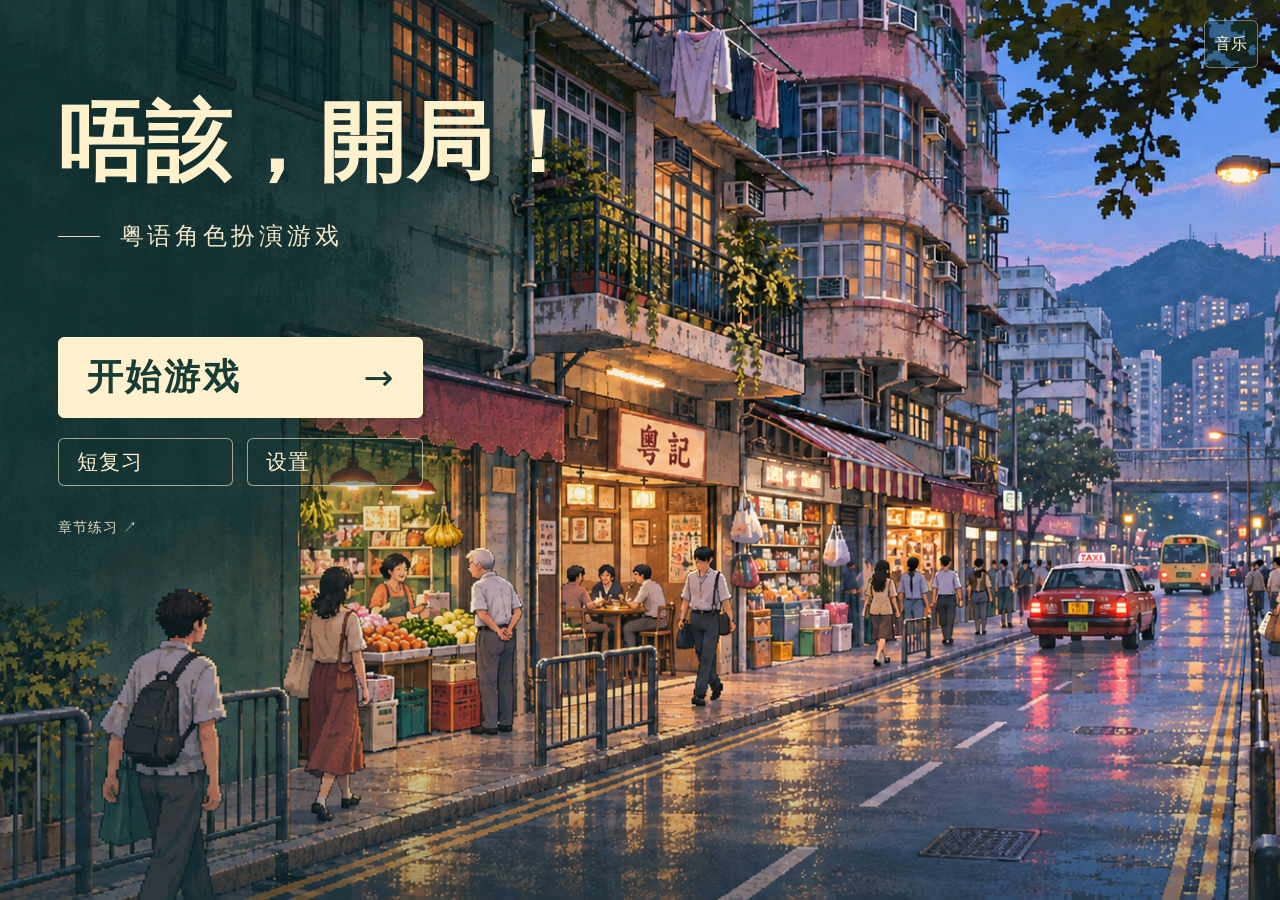
<file: demo1/index.html>
<!doctype html>
<html lang="zh-Hans" data-voice-api="https://yue-kei-voice-whmzrtlgod.cn-hangzhou.fcapp.run"><head><meta charset="utf-8"><meta name="viewport" content="width=device-width,initial-scale=1,viewport-fit=cover"><meta name="theme-color" content="#183e34"><title>唔該，開局！ · 粤语语音角色扮演游戏</title><link rel="icon" href="data:,"><link rel="stylesheet" href="style.css"><link rel="stylesheet" href="voice.css"><link rel="stylesheet" href="landing.css"><link rel="stylesheet" href="immersive-hud.css"></head>
<body>
<main>
 <section id="game" class="game" aria-label="茶餐廳互動場景">
  <canvas id="scene" width="1008" height="567" role="img" aria-label="粵記茶餐廳像素場景"></canvas>
  <div class="scene-shade"></div>
  <div class="scene-top"><span id="location" tabindex="-1">街邊 · 粵記門外</span><span id="stage">01 / 抵達</span></div>
  <div id="shop-sign">粵記茶餐廳<small>YUE KEI TEA RESTAURANT</small></div>
  <div id="welcome" class="landing-stage">
   <div class="landing-scene" role="img" aria-label="傍晚的香港街道，沿街店铺、行人与暖灯，粤记茶餐厅是其中一间店"></div>
   <div class="landing-shade" aria-hidden="true"></div>
   <div class="landing-content">
    <header class="landing-heading">
     <h1 lang="yue">唔該，開局！</h1>
     <p class="landing-kicker">粤语角色扮演游戏</p>
    </header>
    <nav class="title-options landing-actions" aria-label="游戏入口">
     <button class="primary landing-button landing-button-primary" type="button" data-action="ENTER"><span>开始游戏</span><span class="landing-button-arrow" aria-hidden="true">→</span></button>
     <div class="landing-secondary-actions">
      <button class="landing-button landing-button-secondary" type="button" data-open-review aria-haspopup="dialog">短复习</button>
      <button class="landing-button landing-button-secondary" type="button" data-dialog="settings" aria-haspopup="dialog">设置</button>
     </div>
     <button class="landing-button landing-chapters" type="button" data-dialog="chapters" aria-haspopup="dialog">章节练习 <span aria-hidden="true">↗</span></button>
    </nav>
   </div>
   <small>点击麦克风说话 · 停止录音后自动发送 · 按 H 打开帮助</small>
  </div>
  <details id="sound-controls"><summary>配樂</summary><div class="sound-control-panel"><button type="button" id="music-toggle">背景音樂：開</button><label for="music-volume">音樂音量</label><input type="range" id="music-volume" min="0" max="1" step="0.01" value="0.5"></div></details>
  <button id="pause" data-dialog="settings" aria-label="開啟設定">☰</button>
  <div id="hotspots" aria-label="場景內互動"></div>
  <section id="learning-guide" class="learning-guide" data-learning-guide aria-label="阶段练习" hidden><span class="learning-guide-kicker">本阶段目标</span><strong data-learning-goal></strong><div class="learning-hint-actions" aria-label="分级提示"><button type="button" data-guide-hint="goal" aria-pressed="false">普通话目标</button><button type="button" data-guide-hint="frame" aria-pressed="false">句框</button><button type="button" data-guide-hint="full" aria-pressed="false">完整句</button></div><p class="learning-frame" data-learning-frame hidden></p><div class="learning-example"><p class="learning-cantonese">可以说：<span data-learning-example></span></p><p class="learning-jyutping">粤拼：<span data-learning-jyutping></span></p><p class="learning-translation" data-learning-translation></p><p class="learning-parts">分句：<span data-learning-parts></span></p><details class="learning-word-details"><summary>拆开学</summary><div class="learning-words" data-learning-words></div></details></div><div class="practice-controls" data-practice-controls hidden aria-label="示范音和跟读"><button type="button" data-practice-action="normal">试听</button><button type="button" data-practice-action="slow">慢速试听</button><button type="button" data-practice-action="follow">跟读</button><button type="button" data-practice-action="next" hidden>下一句</button><button type="button" data-practice-action="whole" hidden>整句</button><button type="button" data-practice-action="npc-slow">阿明慢速</button><button type="button" data-practice-action="stop" hidden>停止</button></div><details class="jyutping-intro"><summary>粤拼入门 · 字母与 1–6 声调</summary><p>粤拼用字母写出粤语读音，音节末尾的 1–6 标示六个声调；例如 jat1 的 1 是第 1 声，wai2 的 2 是第 2 声。字母不按英语读，有语音时可配合上方「试听」和「慢速试听」模仿。</p><p><b>唔該 m4 goi1</b>：请人帮忙、点餐或礼貌引起注意时用，也可回应日常小帮助；<b>多謝 do1 ze6</b>：收到礼物或表达较重谢意时常用。本局点单说「唔該」，结账道别说「多謝晒」。</p><p><b>畀 bei2</b>：给；<b>凍 dung3</b>：冰的，用于饮品温度。</p></details><p class="practice-progress" data-practice-progress role="status"></p><p class="practice-status" data-practice-status role="status" hidden></p><div class="learning-help-actions" aria-label="随时求助"><button type="button" data-guide-help="meaning">这句什么意思</button><button type="button" data-guide-help="answer">教我怎么答</button><button type="button" data-guide-help="slower">请说慢一点</button></div><p class="learning-help-result" data-learning-result role="status" hidden></p></section>
  <div id="panel" class="paper" hidden tabindex="-1" aria-label="餐牌與訂單"></div>
  <div id="ending" hidden><span class="eyebrow">多謝惠顧 · 下次再嚟</span><h2>多謝，慢行。</h2><p id="summary"></p><section id="round-review" class="round-review" aria-label="本局练习回顾"></section><div class="ending-actions"><button type="button" data-open-review aria-haspopup="dialog">练两句</button><button class="primary" data-action="RESTART">结束并回首页</button></div></div>
  <div id="table-labels" aria-live="off"></div>
  <div class="scene-bottom"><span id="scene-hint">一段屬於你的香港日常</span><nav id="cameras" aria-label="切換視角" hidden><button data-camera="room">抬頭 · 店內</button><button data-camera="table">低頭 · 桌面</button><button data-camera="menu">餐牌與訂單</button></nav></div>
 <section class="conversation" aria-label="對話與操作"><div class="speaker"><span class="speaker-mark">記</span><span id="speaker"><span id="speaker-name">街角旁白</span><small>YUE KEI STORIES</small></span></div><div class="dialogue" aria-live="polite"><p id="dialogue">午後三點，茶香啱啱好。</p><p id="jyutping">ng5 hau6 saam1 dim2, caa4 hoeng1 ngaam1 ngaam1 hou2.</p><p id="meaning" hidden>下午三點，茶香正好。</p><p id="notice" role="status"></p><p id="explore-note" role="status" hidden></p></div><div id="actions" class="actions"></div><details id="voice-dock" open><summary>同阿明講粵語</summary><div id="voice-host"></div></details></section>
 </section>
 <p id="asset-status" class="asset-status" role="status" hidden>部分場景素材未能載入，仍然可以繼續練習。重新整理可再試一次。</p>
</main>
<dialog id="settings" aria-labelledby="settings-title"><h2 id="settings-title">歇一歇 · 設定</h2><div class="settings"><button id="translation" aria-pressed="true">普通话字幕</button><button type="button" data-learning-settings>學習模式：<span data-learning-mode-label>首次選擇</span></button><button id="pronunciation" hidden aria-pressed="false">顯示粵拼</button><button id="ambience" aria-pressed="true">背景音效：開</button><button type="button" data-open-review aria-haspopup="dialog">回顧與短複習</button><button id="clear-review" type="button">清除學習記錄</button><button id="restart">返回準備畫面</button></div><div class="clear-review-wrap"><small id="clear-review-status" class="clear-review-status" role="status"></small></div><label class="scene-weather-label" for="scene-weather">場景天氣</label><select id="scene-weather"><option value="afternoon">午後</option><option value="dusk" selected>黃昏</option><option value="rain">雨夜</option></select><section id="music-settings" aria-label="香港老歌"></section><p>可以用情境选项、录音或打字和阿明交流。正常停止录音后会自动发送。</p><p>Tab 選擇 · Enter 確認 · Esc 合上餐牌／設定</p><small>对话录音会提交至阿里云识别。短复习评分仅在评测服务可用时提供。结账为游戏模拟。</small><button data-dismiss>返回</button></dialog>
<dialog id="review-dialog" aria-labelledby="review-title" aria-describedby="review-context"><h2 id="review-title">两句短复习</h2><p id="review-context"></p><p id="review-challenge-progress" class="review-challenge-progress" role="status"></p><div id="review-challenge-list" class="review-challenge-list"></div><p class="practice-status" data-practice-status role="status" hidden></p><small>粤拼用于核对参考读法。评测只用于本次练习。</small><div class="review-dialog-actions"><button type="button" class="primary" data-dismiss>回到游戏</button></div></dialog>
<dialog id="learning-mode" aria-labelledby="learning-mode-title" aria-describedby="learning-mode-description"><h2 id="learning-mode-title">先选一个练习模式</h2><p id="learning-mode-description">之后可以在设置里随时切换。</p><div class="learning-mode-options"><button type="button" class="primary" data-learning-mode="beginner" aria-pressed="false">零基础<small>默认显示普通话字幕，需要时再打开表达提示。</small></button><button type="button" data-learning-mode="experienced" aria-pressed="false">已有基础<small>先试着回答，需要时可以查看示范。</small></button></div><button type="button" data-learning-cancel>返回</button></dialog>
<dialog id="chapters" aria-labelledby="chapters-title"><h2 id="chapters-title">揀一段日常</h2><button data-chapter="full">完整體驗 · 由門外開始</button><button data-chapter="order">點餐與改單 · 已入座，空白訂單</button><button data-chapter="service">用餐與服務 · 預設菠蘿油、凍檸茶</button><button data-chapter="bill">埋單離店 · 預設 HK$40 虛擬帳單</button><button data-dismiss>返回</button></dialog><script type="module" src="app.js"></script></body></html>
</file>
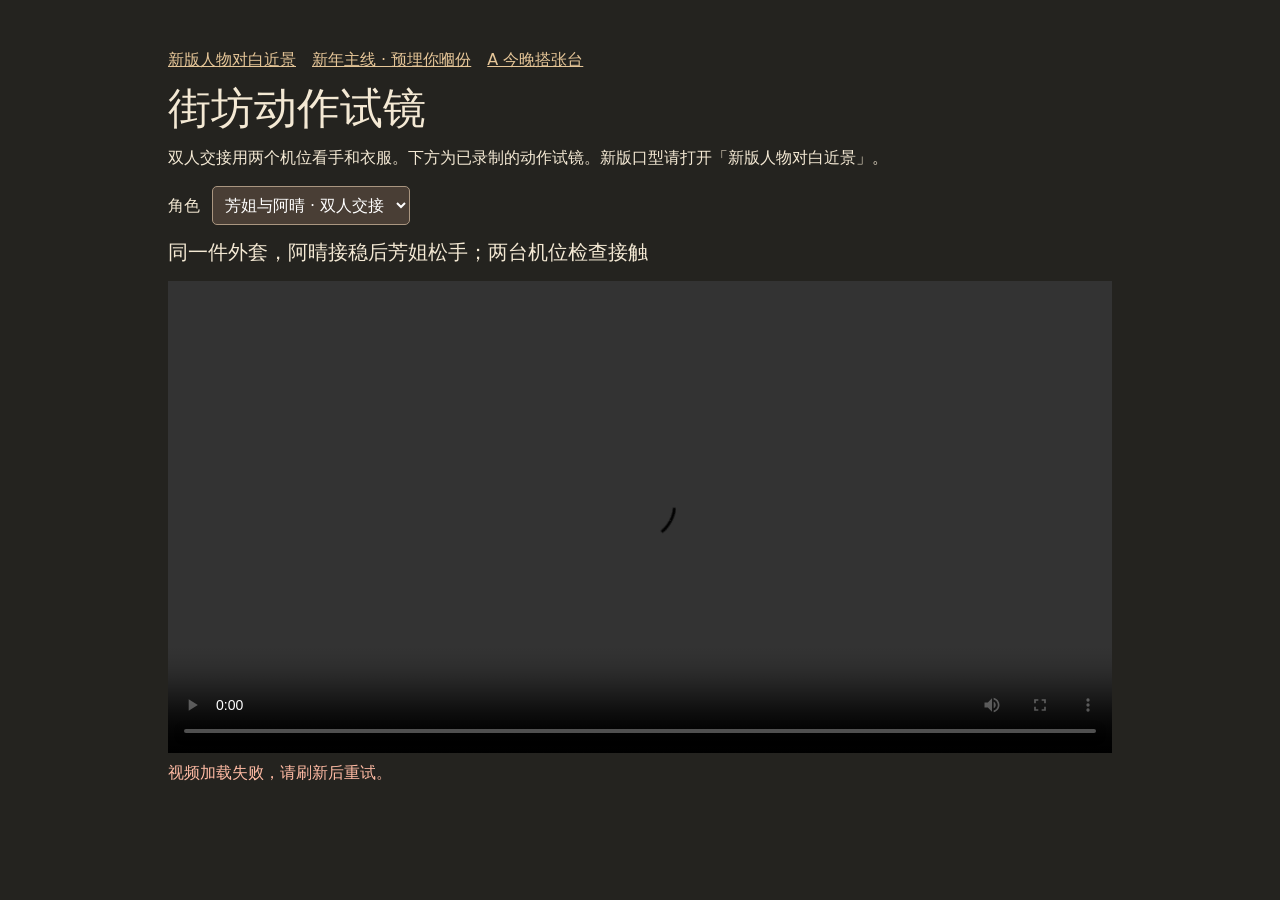
<file: cast-review.html>
<!doctype html><html lang="zh-Hans"><head><link rel="icon" href="data:,"><meta charset="utf-8"><meta name="viewport" content="width=device-width,initial-scale=1"><title>街坊动作试镜</title><style>
*{box-sizing:border-box}body{margin:0;background:#24231f;color:#f4e9d4;font:16px/1.5 system-ui,"Microsoft YaHei",sans-serif}main{max-width:1040px;padding:clamp(16px,4vw,48px);margin:auto}h1{font:500 clamp(28px,4vw,43px) KaiTi,serif;margin:8px 0}nav{display:flex;gap:16px;flex-wrap:wrap}a{color:#e6c698}select,button{font:inherit;padding:8px;background:#493e35;color:white;border:1px solid #aa9680;border-radius:5px}label{display:inline-flex;align-items:center;gap:12px}video{display:block;width:100%;background:#161612;margin:14px 0 8px;aspect-ratio:2}p{margin:7px 0 16px}#take{font-size:20px;margin:12px 0}#failure{color:#ffbba4}
</style></head><body><main><nav><a href="./face-review.html">新版人物对白近景</a><a href="./story-preview.html?story=reunion">新年主线 · 预埋你嗰份</a><a href="./story-preview.html?story=table">A 今晚搭张台</a></nav><h1>街坊动作试镜</h1><p>双人交接用两个机位看手和衣服。下方为已录制的动作试镜。新版口型请打开「新版人物对白近景」。</p><label>角色 <select></select></label><div id="take"></div><video controls playsinline preload="auto"></video><span id="failure" role="status"></span></main><script type="module">
import {rehearsalCast} from './rehearsal-cast.js';
const menu=document.querySelector('select'),video=document.querySelector('video');
for(const [id,[name]] of Object.entries(rehearsalCast))menu.add(new Option(name,id));
function show(){const id=menu.value;video.src='assets/rehearsal-'+id+'.mp4';document.querySelector('#failure').textContent='';document.querySelector('#take').textContent=rehearsalCast[id][1];history.replaceState(null,'','#'+id);}
video.onerror=()=>document.querySelector('#failure').textContent='视频加载失败，请刷新后重试。';
if(Object.hasOwn(rehearsalCast,location.hash.slice(1)))menu.value=location.hash.slice(1);
menu.onchange=()=>{show();video.play().catch(()=>{});};show();
</script></body></html>
</file>
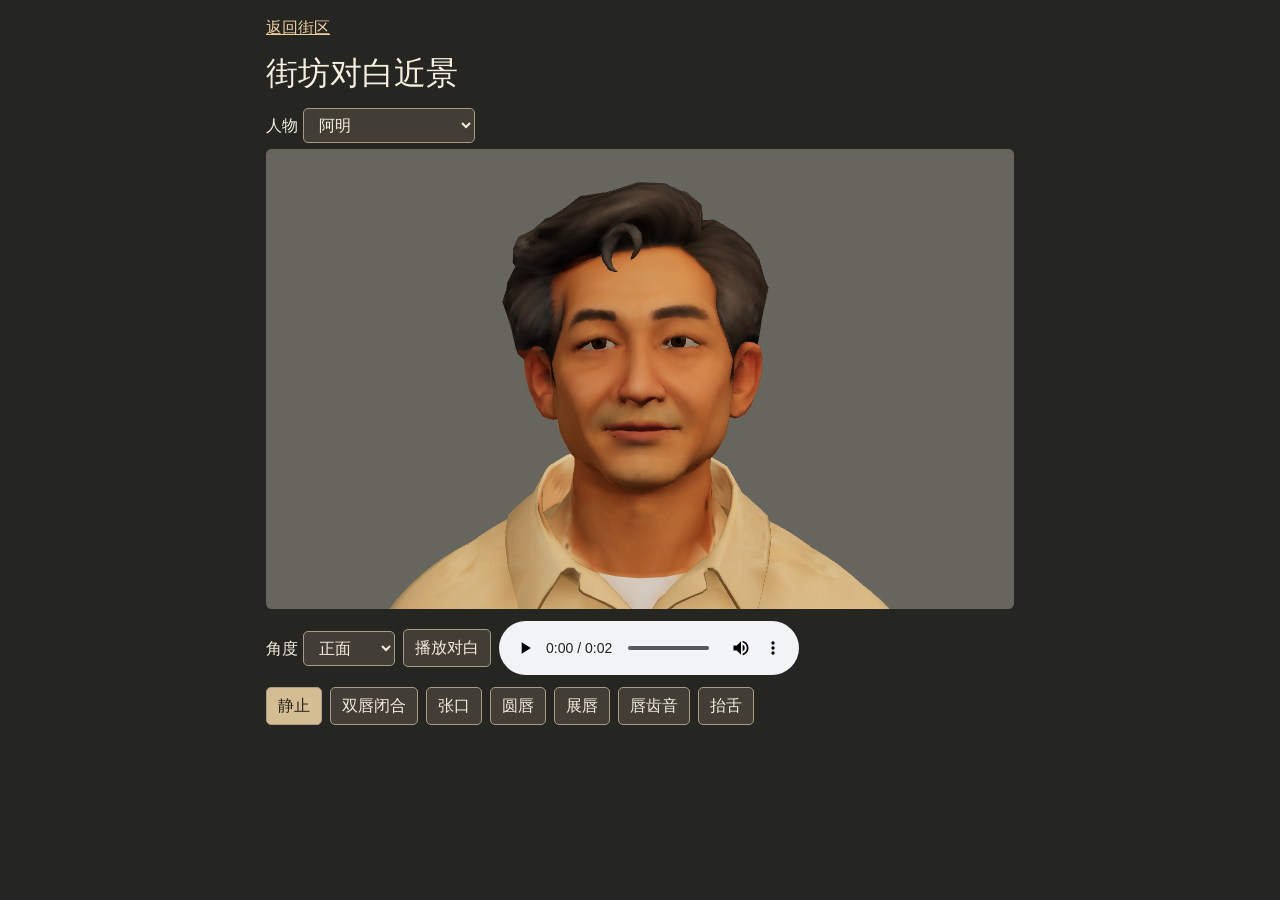
<file: face-review.html>
<!doctype html><html lang="zh-Hans"><head><meta charset="utf-8"><meta name="viewport" content="width=device-width,initial-scale=1"><title>街坊对白近景</title><link rel="icon" href="data:,"><script type="importmap">{"imports":{"three":"./assets/street/three/build/three.module.min.js","three/addons/":"./assets/street/three/examples/jsm/"}}</script><style>
*{box-sizing:border-box}body{margin:0;background:#252622;color:#f5efdf;font:16px/1.5 system-ui,sans-serif}main{max-width:780px;margin:auto;padding:16px}a{color:#edce9e}h1{font:normal 32px KaiTi,serif;margin:12px 0}canvas{display:block;width:100%;height:min(52vh,460px);background:#646358;border-radius:6px}section{display:flex;flex-wrap:wrap;align-items:center;gap:8px;margin:12px 0}button,select{font:inherit;color:inherit;background:#423e36;border:1px solid #a79b83;border-radius:5px;padding:6px 11px}button[aria-pressed=true]{background:#d4bd93;color:#29241d}audio{max-width:100%}p{margin:6px 0}
</style></head><body><main><a href="./?street=3d">返回街区</a><h1>街坊对白近景</h1><label>人物 <select id="actor"></select></label><p role="status" id="status"></p><canvas aria-label="人物面部实时近景"></canvas><section><label>角度 <select id="angle"><option value="0">正面</option><option value=".65">右前方</option><option value="-.65">左前方</option><option value="1.32">侧面</option></select></label><button id="play">播放对白</button><audio controls preload="none"></audio></section><section id="poses" aria-label="逐个查看口型"></section></main><script type="module" src="face-review.js"></script></body></html>
</file>
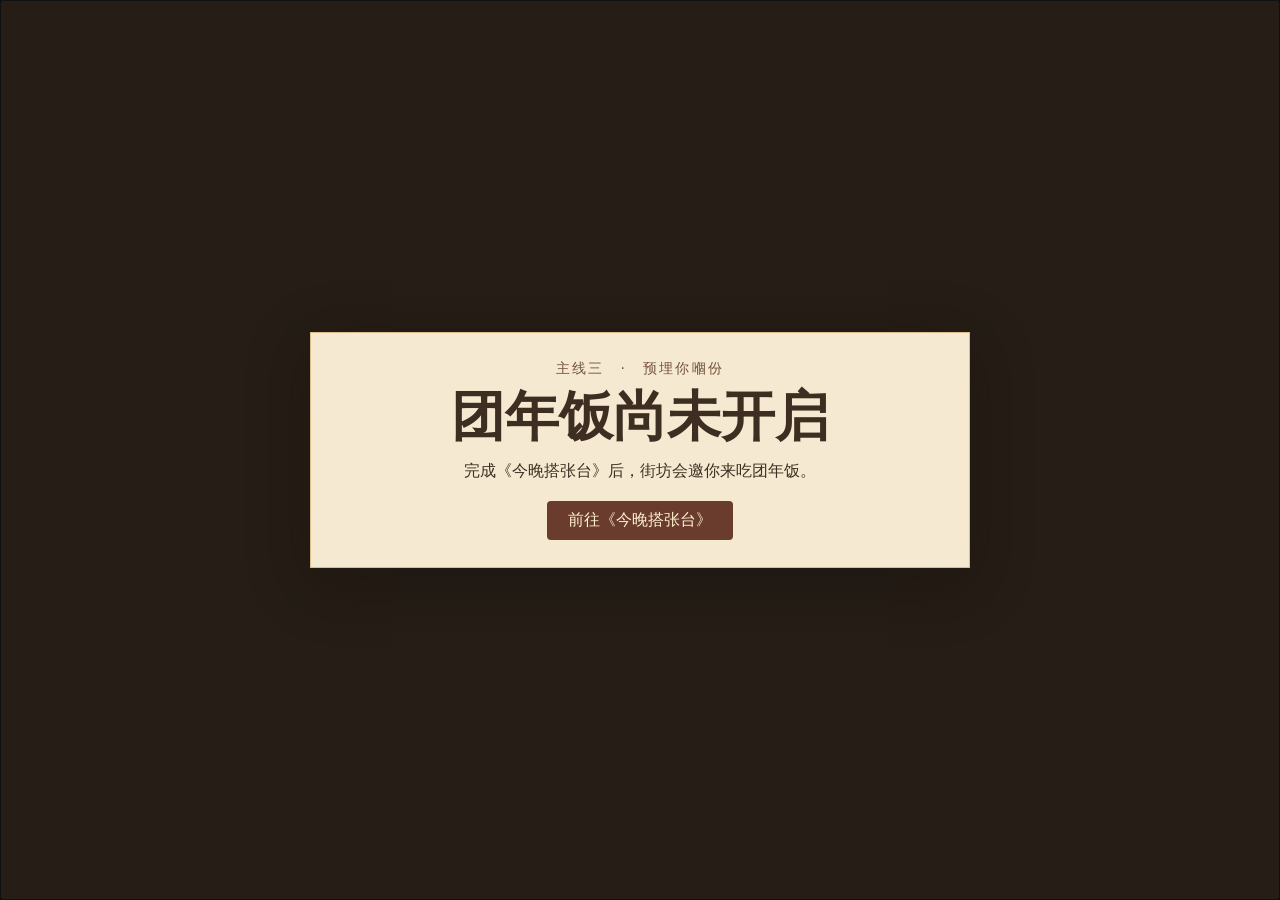
<file: story-preview.html>
<!doctype html><html lang="zh-Hans" data-voice-api="https://yue-kei-voice-whmzrtlgod.cn-hangzhou.fcapp.run"><head><link rel="icon" href="data:,"><meta charset="utf-8"><meta name="viewport" content="width=device-width,initial-scale=1,viewport-fit=cover"><meta name="theme-color" content="#30251f"><title>街坊故事 · 唔該，開局！</title><link rel="stylesheet" href="story-preview.css"><script type="importmap">{"imports":{"three":"./assets/street/three/build/three.module.min.js","three/addons/":"./assets/street/three/examples/jsm/"}}</script></head><body>
<main><canvas id="stage" aria-label="街坊故事三维场景"></canvas>
<header><div><span id="place"></span><h1></h1></div><nav><a href="./">回街区封面</a></nav></header>
<div id="loading" role="status">正在打开街区…</div>
<section id="photo-view" aria-label="待选的街坊合照" hidden></section>
<section id="dialogue" hidden><span id="speaker"></span><p id="line" lang="yue"></p><p id="meaning"></p><div id="song-panel" hidden>
 <div class="song-heading"><strong id="board-cue" role="status"></strong><span id="board-feedback" role="status"></span></div>
 <div class="song-track" role="progressbar" aria-label="南音唱段进度" aria-valuemin="0" aria-valuemax="100" aria-valuenow="0">
  <i class="song-fill"></i><span class="song-marks" aria-hidden="true"></span><i class="song-head" aria-hidden="true"></i>
 </div>
 <small>白线碰到金色板位时，敲一下。</small>
 <audio id="master-recording" preload="none"></audio>
</div><div id="choices"></div><small id="status" role="status"></small></section>
<section id="chapter-result" hidden aria-labelledby="result-title" tabindex="-1">
<div class="result-card"><img id="result-photo" alt="你和街坊选定的团年合照" hidden><div class="result-copy">
<p id="result-place"></p><h2 id="result-title"></h2><p id="result-description"></p><a id="result-action"></a>
</div></div></section>
</main><script type="module" src="story-preview.js"></script></body></html>
</file>
<file: demo1/style.css>
@charset "UTF-8";
:root{--cream:#f3ebd8;--ink:#233e34;--green:#224d40;--gold:#e9bd72;--red:#9b4935;--muted:#777666}*{box-sizing:border-box}body{margin:0;background:var(--cream);color:var(--ink);font-family:"Microsoft JhengHei","PingFang TC",sans-serif}button,input,select{font:inherit}button{cursor:pointer;border:1px solid #adaf94;background:transparent;color:inherit;padding:10px 15px;min-height:42px;transition:background .15s,transform .15s}button:hover{background:#ddd8bf}button:active{transform:translateY(1px)}button:disabled{opacity:.46;cursor:not-allowed}button:focus-visible,a:focus-visible,select:focus-visible,input:focus-visible{outline:3px solid #b45a32;outline-offset:3px}[hidden]{display:none!important}.masthead{max-width:1536px;margin:auto;display:flex;align-items:center;justify-content:space-between;padding:22px 40px;border-bottom:1px solid #c4c1ab;gap:24px}.brand{color:inherit;text-decoration:none;display:flex;align-items:center;gap:13px;font-size:24px;font-weight:700;letter-spacing:3px}.brand small{display:block;font-size:9px;letter-spacing:2px;margin-top:6px}.seal{background:var(--green);color:var(--cream);font-family:serif;font-size:33px;padding:5px 12px;border:3px double var(--cream);outline:1px solid var(--green)}.edition{font-family:serif;letter-spacing:4px;text-align:center;font-size:19px}.edition span{display:block;font-family:sans-serif;font-size:10px;letter-spacing:2px;margin-top:7px}.settings{display:flex;gap:8px}.settings button{font-size:11px;padding:8px 10px;border-color:#cbc5ae}.settings [aria-pressed=true]{background:var(--green);color:var(--cream)}main{max-width:1536px;margin:auto;padding:0 40px}.chapter{display:flex;justify-content:space-between;padding:18px 0;font-size:11px;letter-spacing:2px;color:#6c7263}.chapter i{display:inline-block;width:6px;height:6px;background:var(--red);margin-right:8px}.game{position:relative;isolation:isolate;background:#183e34;aspect-ratio:16/9;max-height:74vh;min-height:440px;overflow:hidden;box-shadow:0 3px 0 #b1a482}#scene{position:absolute;width:100%;height:100%;object-fit:cover;image-rendering:auto}.scene-shade{position:absolute;inset:0;pointer-events:none;background:linear-gradient(#172f2c55,transparent 23%,transparent 65%,#142a27aa)}.scene-top,.scene-bottom{position:absolute;left:26px;right:26px;display:flex;align-items:center;justify-content:space-between;color:#fff2d4;font-size:11px;letter-spacing:1.5px;z-index:3}.scene-top{top:20px}.scene-top span{background:#19392ddc;padding:8px 12px;border:1px solid #e1cc8a55}.scene-bottom{bottom:18px;gap:12px}#scene-hint{background:#18372bdc;padding:8px 12px;font-size:10px}#cameras{display:flex;gap:4px;background:#19392de8;padding:3px}#cameras button{border:0;color:#f4ead3;font-size:11px;padding:8px 14px;min-height:38px}#cameras button:hover,#cameras button[aria-pressed=true]{background:#e8d5a7;color:#223f34}#shop-sign{position:absolute;left:14%;top:10%;width:74%;font:700 clamp(22px,3.6vw,55px)/1.1 "Microsoft JhengHei",serif;color:#743327;text-align:center;letter-spacing:.35em;text-shadow:1px 2px #fce8ba}#shop-sign small{display:block;letter-spacing:4px;font:10px sans-serif;margin-top:8px}#welcome{position:absolute;left:5%;bottom:16%;padding:28px 32px;background:#15392df0;color:#f7eacb;border:1px solid #e8cb8e7a;box-shadow:6px 6px 0 #09281f66;max-width:440px}h1{font:normal clamp(30px,4vw,54px)/1.25 serif;letter-spacing:5px;margin:14px 0}#welcome p{font-size:13px;line-height:2;color:#e0d2b5}#welcome small{display:block;margin-top:13px;font-size:10px;letter-spacing:1px;color:#c6c4a5}.eyebrow{font-size:10px;letter-spacing:3px;color:#dfb76d}.primary{background:var(--gold);border-color:var(--gold);color:#263d31;font-weight:bold}.primary:hover{background:#f8d79d}.primary span{margin-left:42px}.conversation{display:grid;grid-template-columns:150px 1fr auto;gap:24px;padding:24px 0;border-bottom:1px solid #c6bea7;min-height:142px;align-items:start}.speaker{display:flex;gap:10px;align-items:center;font-size:12px;padding-top:4px}.speaker-mark{border:1px solid #9b9378;padding:9px;font-family:serif;font-size:19px;color:#8c563b}.speaker small{display:block;font-size:8px;letter-spacing:1px;margin-top:6px;color:#7f7c68}.dialogue p{margin:0 0 8px}#dialogue{font-size:19px;font-family:serif;line-height:1.5}#jyutping{font-size:10px;color:#7b806f;letter-spacing:.4px}#meaning{font-size:12px;color:#727361}#notice{color:#a0412d;font-size:12px;line-height:1.5}.actions{display:flex;flex-wrap:wrap;gap:7px;max-width:395px;justify-content:flex-end}.actions button{font-size:12px;white-space:nowrap}.actions .primary{background:var(--green);color:var(--cream);border-color:var(--green)}footer{display:flex;justify-content:space-between;gap:16px;padding:18px 0;font-size:10px;color:#7d7b69;letter-spacing:.8px}.paper{position:absolute;right:4%;top:12%;bottom:13%;width:58%;z-index:5;background:#f4ecd7;color:#2f4133;box-shadow:6px 8px 0 #0d251f66;display:flex;flex-direction:column;border:1px solid #dac9a8;transform:rotate(-.4deg)}.paper-head{display:flex;align-items:center;justify-content:space-between;padding:16px 20px 10px;border-bottom:3px double #a8a285;gap:10px}.paper-head h2{font:24px serif;letter-spacing:4px;margin:0}.paper-head small{font-size:9px;letter-spacing:2px}.paper-head button{padding:4px 10px;min-height:34px}.paper-tabs{display:flex;padding:0 20px;border-bottom:1px solid #c8bea2;gap:18px}.paper-tabs button{border:0;font-size:11px;padding:9px 0}.paper-tabs button.active{border-bottom:2px solid #a55037;color:#9c4d32}.paper-body{overflow:auto;overscroll-behavior:contain;flex:1;padding:8px 20px 16px}.menu-row{display:flex;gap:12px;align-items:center;padding:12px 0;border-bottom:1px dashed #bbb195}.food-icon{width:54px;height:45px;image-rendering:pixelated;flex:none}.menu-info{flex:1;min-width:0}.menu-info strong{display:block;font:17px serif}.menu-info small{font-size:9px;color:#80806a;display:block;margin-top:5px;letter-spacing:1px}.menu-row .price{font:16px monospace}.menu-row button{font-size:11px;min-height:34px;padding:6px 10px}.paper-foot{padding:11px 20px;border-top:2px solid #bab094;display:flex;align-items:center;justify-content:space-between;gap:10px;font-size:12px}.paper-foot button{font-size:12px;min-height:36px;padding:7px 13px}.back{font-size:11px;border:0;padding:6px 0}.options{display:flex;flex-wrap:wrap;gap:15px;margin:18px 0}.options label{display:flex;flex-direction:column;gap:7px;font-size:11px}.options select,.options input{padding:10px;background:#fff9ea;border:1px solid #afa789;color:#263d31;max-width:135px}.order-line{border-bottom:1px dashed #b6ad91;padding:12px 0;display:flex;align-items:center;justify-content:space-between;gap:10px}.order-line p{margin:0;font-size:14px}.order-line small{display:block;font-size:10px;color:#76765e;margin-top:5px}.order-line button{font-size:11px;padding:6px 10px;min-height:34px}.tag{font-size:9px;color:#9b4f32}.empty{padding:30px 5px;line-height:1.9;font-size:13px;color:#7b7b64}.receipt{font:13px/1.8 monospace}.receipt h3{text-align:center;font:24px serif;letter-spacing:4px}.receipt .bill-line{display:flex;justify-content:space-between;border-bottom:1px dashed #b6ad91;padding:9px 0;gap:18px}.bill-line small{display:block;font:10px/1.6 sans-serif}.receipt .total{font-size:22px;display:flex;justify-content:space-between;padding-top:14px}.paid{border:3px double #a44a32;color:#a44a32;transform:rotate(-7deg);padding:9px;display:inline-block;margin:15px 0;font:19px serif}.note{font-size:10px;line-height:1.8;color:#7c7c64}.busy{animation:blink 1s infinite}@keyframes blink{50%{opacity:.6}}#ending{position:absolute;inset:15% 24%;z-index:4;text-align:center;background:#f5ecd8f5;padding:30px;color:#284636;border:4px double #ab9c7b}#ending h2{font:40px serif;letter-spacing:7px;margin:15px 0}#ending .eyebrow{color:#9e5c37}#summary{font-size:13px}.phrase-recap{font:14px/2.2 serif;margin:18px 0}.game.transitioning #scene{animation:travel .75s ease both}#table-labels{position:absolute;inset:0;pointer-events:none}.table-label{position:absolute;transform:translateX(-50%);background:#1d392edc;color:#f6ebce;font-size:9px;padding:3px 7px;max-width:140px;text-align:center}
@media(max-width:1000px){.edition{display:none}.masthead{padding:18px 24px}main{padding:0 24px}.conversation{grid-template-columns:110px 1fr;gap:14px}.actions{grid-column:2;justify-content:flex-start;max-width:none}.paper{width:68%}.game{min-height:430px}.chapter-number{display:none}}
@media(max-width:600px){.masthead{padding:14px 16px;align-items:flex-start;gap:8px}.brand{font-size:17px;letter-spacing:2px;gap:8px}.brand small{font-size:6px;letter-spacing:.8px}.seal{font-size:25px;padding:3px 7px}.settings{gap:4px;flex-wrap:wrap;justify-content:flex-end;max-width:145px}.settings button{font-size:9px;min-height:28px;padding:4px 6px}main{padding:0 12px}.chapter{font-size:9px;letter-spacing:1px;padding:13px 0}.game{aspect-ratio:auto;height:490px;min-height:0;max-height:none}.scene-top{left:12px;right:12px;top:12px;font-size:9px}.scene-top span{padding:6px 8px}.scene-bottom{left:10px;right:10px;bottom:10px;flex-direction:column;gap:6px}#scene-hint{font-size:9px;padding:5px 9px}#cameras{width:100%;justify-content:center}#cameras button{font-size:10px;padding:6px 11px;min-height:36px}#welcome{left:6%;right:6%;bottom:14%;padding:23px;max-width:none}h1{font-size:34px}#welcome p{font-size:12px}#shop-sign{top:14%;left:8%;width:84%;font-size:26px;letter-spacing:4px;background:#edce92e8;padding:14px 0}#shop-sign small{font-size:8px;letter-spacing:1px}.conversation{grid-template-columns:1fr;padding:18px 4px;gap:10px}.speaker{padding:0;font-size:11px}.speaker-mark{padding:3px 7px;font-size:15px}.speaker small{display:inline;margin-left:10px}.dialogue{padding:0 3px}#dialogue{font-size:19px}.actions{grid-column:1;justify-content:flex-start}.actions button{font-size:11px;flex-grow:1}.paper{width:auto;left:10px;right:10px;top:48px;bottom:79px;transform:none}.paper-head{padding:10px 12px}.paper-head h2{font-size:20px}.paper-body{padding:5px 12px 12px}.paper-tabs{padding:0 12px}.paper-foot{padding:8px 12px}.menu-row{gap:7px;padding:9px 0}.food-icon{width:40px;height:35px}.menu-info strong{font-size:15px}.menu-info small{font-size:8px}.menu-row .price{font-size:13px}.menu-row button{font-size:10px;padding:5px 8px}.options{gap:12px}.options select,.options input{max-width:118px;padding:8px}.options{margin:12px 0}#ending{inset:18% 7%;padding:20px 14px}#ending h2{font-size:33px}footer{font-size:9px;line-height:1.6;flex-direction:column;gap:4px;padding:12px 0}.table-label{font-size:8px;max-width:88px}}

/* Final layout corrections from browser QA. */
.game{width:100%}#welcome{max-width:450px;bottom:14%}h1{font-size:clamp(30px,3.2vw,45px);letter-spacing:3px}
.table-inventory{position:absolute;left:22px;top:67px;display:flex;flex-direction:column;gap:5px;color:#f8edcf;font-size:10px;pointer-events:auto;background:#173c30d9;padding:10px 14px;max-width:36%}.table-inventory:empty{display:none}.table-inventory button{font-size:10px;color:#f8edcf;min-height:30px;padding:5px}.table-inventory button:hover{background:#476a50}
@media(max-width:600px){#welcome{bottom:15%;padding:24px}h1{font-size:32px}.table-inventory{left:12px;top:55px;max-width:85%;font-size:9px;padding:7px 10px}}

/* Keep controls off the tabletop, with the restaurant still filling the frame. */
.game{max-height:none;--control-band:0px}
.game:has(#cameras:not([hidden])){--control-band:58px}
.game:has(#cameras:not([hidden])) #scene{object-position:center bottom}
#scene,.scene-shade{height:calc(100% - var(--control-band))}
.game:has(#cameras:not([hidden])) .scene-bottom{
 left:0;right:0;bottom:0;min-height:var(--control-band);padding:6px 16px;gap:8px;
 background:#183b31;border-top:1px solid #917951;
}
.scene-bottom #scene-hint{overflow-wrap:anywhere}
#cameras{flex:none}
#cameras button{min-height:42px}
.paper{
 top:max(58px,11%);bottom:calc(var(--control-band) + 12px);
 transform:none;
}
.paper-head,.paper-tabs,.paper-foot{flex:none}
.paper-tabs{gap:clamp(8px,2vw,18px)}
.paper-tabs button[aria-pressed=true]{border-bottom:2px solid #a55037;color:#843c27;font-weight:700}
.paper-body{min-height:0;scrollbar-gutter:stable;overflow-wrap:anywhere}
.paper-message{
 flex:none;margin:0;padding:7px 16px;border-top:1px dashed #c2af89;
 color:#743921;background:#f0e1c3;font-size:12px;line-height:1.5;
}
.paper-foot>span{min-width:0;line-height:1.4}
.paper-foot button,.order-line button,.menu-row button{flex:none}
.menu-row .price,.receipt .bill-line>span:last-child,.total strong{white-space:nowrap}
.food-icon{height:auto;aspect-ratio:5/4}
.tag{display:inline-block;padding:2px 5px;margin-left:3px;line-height:1.3;font-size:10px}
.tag-pending{background:#ebd8ad;color:#6a411c}
.tag-confirmed{background:#eed5bc;color:#733918}
.tag-served{background:#d5e1cb;color:#274d3b}
.order-line>div{min-width:0}
#item-form [aria-invalid=true]{border-color:#9b4935;outline:2px solid #9b4935}
.dialogue,.settings,.brand,.edition{min-width:0}
.dialogue{overflow-wrap:anywhere}
#notice:empty{display:none}
#ending{top:16%;bottom:13%;overflow:auto;overscroll-behavior:contain}
.table-inventory{
 max-width:min(500px,82%);display:grid;grid-template-columns:repeat(2,minmax(0,1fr));
 gap:5px 12px;z-index:2;line-height:1.35;
}
.table-inventory button{grid-column:1/-1;justify-self:start}
.asset-status{font-size:12px;color:#743921}
.game.transitioning #scene{animation:travel .32s ease-out both}
@keyframes travel{from{filter:brightness(.78)}to{filter:brightness(1)}}
#sound-controls{position:absolute;right:82px;top:max(10px,env(safe-area-inset-top));z-index:13;color:#f7e9c8}
#sound-controls>summary{display:grid;place-items:center;min-width:54px;min-height:48px;padding:0 10px;border:1px solid #ccb77a77;background:#183a31ed;cursor:pointer}
#sound-controls>summary:focus-visible{outline:3px solid #ffd98f;outline-offset:2px}
.sound-control-panel{position:absolute;right:0;top:calc(100% + 6px);display:grid;gap:8px;width:190px;padding:12px;background:#183a31;border:1px solid #ccb77a77;font-size:13px;box-shadow:0 8px 24px #071d1a88}
.sound-control-panel input{width:100%;min-height:32px;accent-color:#e9bd72}
.at-title #sound-controls{right:max(12px,env(safe-area-inset-right));z-index:21}
.scene-weather-label{display:block;margin-top:12px;color:#efcd8f;font-size:13px}
#scene-weather{min-height:44px;margin-top:6px;padding:6px 10px;background:#fff6e2;color:#203f34}
#hotspots .explore-spot{white-space:nowrap}
#explore-note{margin:6px 0 0;color:#f7e9c8;font-size:13px;line-height:1.5}
@media(prefers-reduced-motion:reduce){.game.transitioning #scene{animation:none}}
@media(max-width:650px){#sound-controls{right:calc(68px + env(safe-area-inset-right));}}
.busy{animation:none}
@media(max-width:600px){
 .game{height:clamp(485px,68svh,520px)}
 .game:has(#cameras:not([hidden])){--control-band:80px}
 .game:has(#cameras:not([hidden])) .scene-bottom{padding:5px 8px;gap:3px}
 #scene-hint{padding:4px 7px;text-align:center}
 #cameras button{flex:1;padding:5px 4px;min-width:0}
 .paper{top:52px;bottom:calc(var(--control-band) + 8px)}
 .paper-body{padding-right:9px}
 .paper-head button,.menu-row button,.order-line button,.paper-foot button{min-height:40px}
 .paper-message{padding:5px 10px;font-size:11px}
 .table-inventory{max-width:calc(100% - 24px)}
 .brand small{overflow-wrap:anywhere}
 #ending{top:13%;bottom:11%;padding:17px}
}
@media(max-width:360px){
 .masthead{flex-wrap:wrap;gap:9px;padding:12px}
 .settings{max-width:none;justify-content:flex-start}
 .settings button{min-height:36px}
 .paper-tabs{gap:8px}
 .paper-tabs button{font-size:10px}
 .order-line button{padding-inline:7px}
 #welcome h1{font-size:28px}
}
@media(max-height:520px) and (orientation:landscape) and (min-width:601px){
 .masthead{padding-block:10px}
 .chapter{padding-block:10px}
 .game{min-height:420px}
 .paper{top:52px}
 #ending{padding:16px 20px}
}
/* Immersive A + B: one stage, physical hotspots and face-to-face conversation. */
body{background:#132c25;color:#f3e5c6;overflow:hidden}main{padding:0;max-width:none;height:100dvh}.game,.game:has(#cameras:not([hidden])){height:100dvh;width:100%;max-height:none;min-height:0;aspect-ratio:auto;--control-band:0px;box-shadow:none}#scene{height:100%;object-fit:cover;object-position:center!important}.scene-shade{height:100%;background:linear-gradient(#10271e55,transparent 25%,transparent 68%,#10271e88)}.scene-top,.scene-bottom,#shop-sign,#table-labels{display:none!important}#pause{position:absolute;right:22px;top:18px;z-index:12;background:#183a31d9;color:#f7e6bf;border:1px solid #ccb77a77;font-size:21px;min-width:48px}#welcome{left:8%;bottom:12%;max-width:450px;background:linear-gradient(110deg,#132f29f5,#18392eeb);padding:34px 40px;border:1px solid #d6b77b88;box-shadow:8px 8px #0c201b55}#welcome h1{font-size:clamp(36px,5vw,64px);letter-spacing:6px;white-space:nowrap}.title-options{display:grid;gap:9px;margin:24px 0 8px}.title-options button{text-align:left;color:#f3e3bd;border:0;border-bottom:1px solid #bcaa7c44;font-size:16px;letter-spacing:3px;padding:14px 0}.title-options .primary{padding-left:16px;color:#24382e}.title-options button:hover{background:#d4bd8533}.title-options .primary:hover{background:#f3d494}.at-title #pause{display:none}#hotspots{position:absolute;inset:0;pointer-events:none;z-index:4}#hotspots button{pointer-events:auto;position:absolute;transform:translate(-50%,-50%);color:#fff0c9;background:#203b30c9;border:1px solid #e7cf9499;box-shadow:0 2px 8px #071d1a77;min-height:44px;font-size:13px}.spot:before{content:'◇';margin-right:8px;color:#edcf85}.spot:hover,.spot:focus-visible{background:#e7ce94!important;color:#253a2e!important}.menu-spot{left:14%;top:67%}.water-spot{left:81%;top:32%}.waiter-spot{left:53%;top:45%}#hotspots .look{left:50%;bottom:18px;top:auto;transform:translateX(-50%);border:0;background:#17382ed9;letter-spacing:2px}.conversation{position:absolute;left:50%;bottom:24px;transform:translateX(-50%);width:min(820px,88%);max-height:42%;overflow:auto;z-index:8;background:linear-gradient(100deg,#122e28f5,#254739ed);color:#f4e7c9;border:1px solid #c6ad7788;border-left:3px solid #e1bd79;box-shadow:0 12px 35px #091d1b88;padding:18px 25px;display:grid;grid-template-columns:1fr;gap:8px;min-height:0}.speaker{padding:0;color:#ebc58a;letter-spacing:2px;font-size:13px}.speaker-mark,.speaker small{display:none}#dialogue{font-size:21px;line-height:1.55;margin:0}#jyutping{display:none;color:#c1c7af;margin-top:7px}.show-jyutping #jyutping{display:block}#meaning{color:#d8d8bd;margin-top:8px}.actions{grid-column:auto;max-width:none;justify-content:flex-start;gap:8px}.actions button,.actions .primary{background:#315245;border:1px solid #b4b28e77;color:#f6e9c9;font-size:13px;min-height:44px}.actions button:hover{background:#d8c28b;color:#233d30}.actions:empty{display:none}#notice{color:#ffcf9d}.paper{top:7%;bottom:7%;width:min(620px,66%);right:8%;border:5px double #b99c66;box-shadow:12px 15px 0 #0b211d66;z-index:10}.paper-head{background:#ece0bd}.paper-head h2{font-size:26px}.paper-body{font-size:14px}.paper button{min-height:44px}.paper .note{font-size:12px}.paper-tabs button{font-size:13px}#ending{inset:16% 25%;max-height:75%;z-index:10}dialog{color:#eee2c5;background:#183c31;border:3px double #b49d69;width:min(480px,92vw);max-height:88dvh;padding:28px;box-shadow:0 20px 100px #061810cc}dialog::backdrop{background:#071b18b8;backdrop-filter:blur(4px)}dialog h2{font:28px serif;letter-spacing:3px;margin-top:0}dialog .settings{display:grid;gap:10px;max-width:none}dialog button{color:#f3e7c9;border:1px solid #a3916288;display:block;width:100%;margin:8px 0;min-height:46px}dialog button:hover{background:#42634e}dialog p,dialog small{font-size:12px;line-height:1.9;color:#d0d4b8}dialog .settings [aria-pressed=true]{background:#d5bc7f;color:#193e31}dialog [data-dismiss]{margin-top:22px;background:#e4c58b;color:#233c2c}.asset-status{position:fixed;top:12px;left:12px;z-index:15;background:#ead6ad;padding:10px}.game.transitioning #scene{animation:travel .4s ease-out both}
@media(max-width:650px){#welcome{left:7%;right:7%;bottom:12%;padding:25px;max-width:none}#welcome h1{font-size:38px;letter-spacing:3px}#welcome p{font-size:13px}#pause{right:12px;top:12px}.conversation{bottom:14px;width:94%;padding:14px 16px;max-height:45%}#dialogue{font-size:18px}.actions button{font-size:12px;flex:1}#scene{object-fit:fill}.paper{left:3%;right:3%;top:9%;bottom:3%;width:auto}.paper-head h2{font-size:23px}.menu-spot{left:18%;top:65%}.water-spot{left:78%;top:32%}#hotspots button{font-size:11px;padding:8px 10px}#ending{inset:16% 6%;padding:22px}#hotspots .look{bottom:22px}}
@media(max-height:500px) and (min-width:650px){#welcome{bottom:8%;padding:16px 28px}#welcome h1{font-size:35px;margin:8px 0}#welcome p{display:none}.title-options{margin:12px 0}.title-options button{padding:9px 12px;min-height:40px}.conversation{bottom:12px;max-height:46%;padding:12px 20px}.paper{top:4%;bottom:4%}#ending{inset:7% 24%}}
/* Preserve image proportions on portrait screens; use a quiet cinematic surround. */
#shop-sign:not([hidden]){display:block!important;top:12%;left:14%;width:74%;font-size:clamp(24px,4vw,54px);pointer-events:none}#shop-sign small{font-size:10px}#table-labels{display:block!important;z-index:4}.table-inventory{top:80px;left:24px;max-width:35%;background:#183b31c9}.table-inventory span{display:none}.table-inventory:has(button){padding:6px}.table-inventory:not(:has(button)){display:none}.table-inventory button{min-height:44px}
@media(max-width:650px),(max-aspect-ratio:6/5){#scene{object-fit:contain!important}.game{background:radial-gradient(ellipse at center,#685232,#152f27 75%)}#hotspots{height:calc(100vw * 9 / 16);top:calc((100dvh - 100vw * 9 / 16) / 2);bottom:auto}#hotspots .look{bottom:-60px}#shop-sign:not([hidden]){display:none!important}.at-title #scene{object-fit:cover!important}.table-inventory{top:75px;left:15px;max-width:80%}}
@media(max-width:650px){.at-title #shop-sign:not([hidden]){display:block!important;top:12%;left:5%;width:90%;font-size:30px;letter-spacing:5px;background:none;padding:0}.at-title #shop-sign small{font-size:8px;letter-spacing:2px}}

/* First-session learning mode, one current goal and on-demand text help. */
.learning-guide{position:absolute;right:22px;top:76px;z-index:10;width:min(340px,36vw);padding:12px 14px;background:#132f29ed;color:#f7e8c5;border:1px solid #d6b77b88;box-shadow:4px 4px #0c201b44;pointer-events:auto}
.learning-guide-kicker{display:block;margin-bottom:4px;color:#e9bd72;font-size:10px;letter-spacing:2px}
.learning-guide [data-learning-goal]{display:block;font-size:13px;line-height:1.55}
.learning-example{margin:6px 0 9px;font-size:12px;line-height:1.5}
.learning-help-actions{display:flex;flex-wrap:wrap;gap:6px}
.learning-help-actions button{min-height:32px;padding:5px 8px;border-color:#bcaa7c77;color:inherit;font-size:11px}
.learning-help-actions button:hover{background:#d4bd8533}
.learning-help-result{margin:9px 0 0;padding-top:8px;border-top:1px dashed #bcaa7c66;font-size:12px;line-height:1.55;white-space:pre-line;overflow-wrap:anywhere}
.learning-guide-panel{position:static;flex:none;width:auto;margin:0;padding:9px 16px;background:#efe1c4;color:var(--ink);border:0;border-bottom:1px dashed #c2af89;box-shadow:none;z-index:auto}
.learning-guide-panel .learning-guide-kicker{color:#7a5b36}
.learning-guide-panel .learning-help-actions button{border-color:#adaf94;color:var(--ink)}
.learning-guide-panel .learning-help-actions button:hover{background:#ddd8bf}
.learning-guide-panel .learning-help-result{border-color:#c2af89}
.practice-controls{display:flex;flex-wrap:wrap;gap:5px;margin:0 0 7px}
.practice-controls button{min-height:30px;padding:4px 7px;border-color:#bcaa7c77;color:inherit;font-size:10px;line-height:1.3}
.practice-controls button:hover:not(:disabled){background:#d4bd8533}
.practice-status{margin:0 0 7px;color:#eed499;font-size:11px;line-height:1.45;overflow-wrap:anywhere}
.learning-guide-panel .practice-controls button{border-color:#adaf94;color:var(--ink)}
.learning-guide-panel .practice-controls button:hover:not(:disabled){background:#ddd8bf}
.learning-guide-panel .practice-status{color:#6b4a2d}
#learning-mode{width:min(520px,calc(100% - 32px))}
.learning-mode-options{display:grid;grid-template-columns:repeat(2,minmax(0,1fr));gap:12px;margin:18px 0}
.learning-mode-options button{display:grid;gap:8px;align-content:start;text-align:left}
.learning-mode-options button[aria-pressed=true]{background:var(--green);color:var(--cream)}
.learning-mode-options small{font-size:12px;font-weight:400;line-height:1.5}
@media(max-width:650px){#learning-guide{right:12px;top:64px;width:min(310px,calc(100% - 24px));padding:9px 10px}.learning-guide-panel{width:auto;padding:8px 12px}.learning-guide [data-learning-goal]{font-size:12px}.learning-example{font-size:11px}.practice-controls{gap:4px;margin-bottom:5px}.practice-controls button{min-height:28px;padding:4px 6px;font-size:10px}.practice-status{margin-bottom:5px;font-size:10px}.learning-help-actions button{min-height:32px;padding:5px 7px;font-size:10px}.learning-mode-options{grid-template-columns:1fr}}
@media(max-height:500px) and (min-width:650px){#learning-guide{top:64px;padding:8px 10px}.learning-example{margin-block:4px 6px}.learning-help-result{margin-top:6px;padding-top:5px}}

.reply-choice{display:inline-flex;gap:4px;max-width:100%;align-items:stretch}.reply-choice [data-practice-choice]{flex:0 0 auto;padding-inline:10px;font-size:12px}

/* Dining: HTML targets share the Canvas slot geometry; text controls remain keyboard reachable. */
#hotspots .dining-food-spot{padding:0;min-width:44px;border:0;border-radius:50%;background:transparent;box-shadow:none}
#hotspots .dining-food-spot::after{content:'';position:absolute;left:9%;right:9%;bottom:3%;height:22%;border-radius:50%;background:radial-gradient(ellipse,#f9d78855,transparent 70%);opacity:0;pointer-events:none;transition:opacity .18s}
#hotspots .dining-food-spot:hover,#hotspots .dining-food-spot:focus-visible,#hotspots .dining-food-spot.selected{border:0;background:transparent;box-shadow:none}
#hotspots .dining-food-spot:hover::after,#hotspots .dining-food-spot:focus-visible::after,#hotspots .dining-food-spot.selected::after{opacity:1;border-bottom:2px solid #f3d58e99;filter:drop-shadow(0 0 5px #f3d58e66)}
#hotspots .dining-food-spot:focus-visible{outline:2px dotted #f3d58ecc;outline-offset:3px}
.table-inventory .dining-text-entry{display:block;width:100%;padding:5px 7px;min-height:32px;text-align:left;font-size:10px;line-height:1.35;color:#f8edcf;border-color:#bcaa7c55}
.table-inventory .dining-text-entry[aria-pressed=true]{background:#e7ce94;color:#253a2e}
.table-inventory .dining-takeaway{display:block;padding:4px 0;color:#d7c9a7;font-size:10px}
.table-inventory:has(.dining-takeaway){display:grid}
.dining-detail{position:absolute;z-index:8;left:50%;top:46%;transform:translate(-50%,-50%);width:min(370px,88vw);max-height:78%;overflow:auto;padding:18px;background:#f3ebd8f5;color:#233e34;border:1px solid #d6b77b;box-shadow:6px 6px #0c201b88;pointer-events:auto}
.dining-detail>strong{display:block;padding-right:32px;font-size:23px}
.dining-detail>small,.dining-phrase small{display:block;margin-top:3px;color:#6a6254;font-size:11px;line-height:1.45}
.dining-detail p{margin:9px 0;font-size:12px;line-height:1.55}
.dining-detail .dining-phrase{padding:10px;background:#e9ddc2;color:#5e3926;font-size:15px}
.dining-detail .dining-remaining{font-weight:700}
.dining-detail-actions{display:flex;gap:8px;flex-wrap:wrap}
.dining-detail-actions button{flex:1;white-space:nowrap}
.dining-detail .dining-detail-close{position:absolute;right:8px;top:8px;min-width:36px;min-height:36px;padding:4px;border:0}
@media(max-width:650px){.dining-detail{top:44%;padding:14px;max-height:68%}.dining-detail>strong{font-size:20px}.table-inventory .dining-text-entry{font-size:9px;padding:4px 6px}.dining-detail-actions button{padding:8px;min-height:40px}}

.dining-remaining.changed{animation:portion-feedback .24s ease-out}@keyframes portion-feedback{from{color:#9b4935;transform:translateY(3px)}to{color:inherit;transform:translateY(0)}}

/* One reviewed phrase supplies the Cantonese, Jyutping, translation, parts and glossary. */
.learning-guide{max-height:55dvh;overflow:auto}
.learning-guide-panel{max-height:none;overflow:visible}
.learning-example p{margin:0 0 5px}
.learning-cantonese{font-weight:600}
.learning-jyutping{display:none;color:#eed499;overflow-wrap:anywhere}
body.show-jyutping .learning-jyutping{display:block}
.learning-guide-panel .learning-jyutping{color:#6b4a2d}
.learning-translation,.learning-parts{color:inherit}
.learning-words{display:flex;flex-wrap:wrap;gap:4px 9px;margin-top:6px;font-size:11px;line-height:1.45}
.learning-words span{overflow-wrap:anywhere}
.learning-words b{font-weight:600}
.jyutping-intro{margin:7px 0;font-size:11px;line-height:1.55}
.jyutping-intro summary{cursor:pointer;color:#e9bd72;font-weight:600}
.jyutping-intro p{margin:7px 0 0;overflow-wrap:anywhere}
.learning-guide-panel .jyutping-intro summary{color:#7a5b36}
@media(max-width:650px){.learning-guide{max-height:48dvh}.learning-guide-panel{max-height:none}.learning-words{font-size:10px}.jyutping-intro{font-size:10px}}

.game #table-labels:has(.dining-detail){z-index:11}
.learning-word-details{margin-block:4px}.learning-word-details summary{cursor:pointer;font-size:inherit}

/* Recoverable hints never remove the click path; opening it counts as a full-sentence hint. */
.learning-hint-actions{display:flex;flex-wrap:wrap;gap:5px;margin:8px 0 6px}
.learning-hint-actions button{min-height:30px;padding:4px 8px;border-color:#bcaa7c77;color:inherit;font-size:10px}
.learning-hint-actions button[aria-pressed=true]{background:#e9bd72;color:#17372e}
.learning-guide-panel .learning-hint-actions button{border-color:#adaf94;color:var(--ink)}
.learning-guide-panel .learning-hint-actions button[aria-pressed=true]{background:var(--green);color:var(--cream)}
.learning-frame{margin:6px 0 9px;padding:7px 9px;border-left:3px solid #e9bd72;background:#f7e8c514;font-size:13px;line-height:1.55;letter-spacing:1px}
.learning-guide-panel .learning-frame{background:#e3d4b5;color:#5e3926}
.learning-click-fallback{flex:1 1 100%;min-width:0}
.learning-click-fallback>summary{cursor:pointer;min-height:42px;padding:10px 15px;border:1px solid #adaf94;color:#f3e5c6;list-style-position:inside}
.learning-click-options{display:flex;flex-wrap:wrap;gap:8px;margin-top:8px}
.practice-progress{margin:7px 0;padding-top:7px;border-top:1px dashed #bcaa7c66;color:#e9d8b3;font-size:10px;line-height:1.5}
.learning-guide-panel .practice-progress{border-color:#c2af89;color:#6b4a2d}
#ending .practice-progress{color:inherit;font-size:12px}
.dining-detail .dining-phrase{display:block;font-size:18px;line-height:1.65;border-radius:12px}
.dining-detail .dining-phrase span{display:block;overflow-wrap:anywhere}
.dining-detail .dining-jyutping{font-size:18px;color:#675139;margin-block:6px}
#game:has(.dining-detail) #immersive-hud .hud-caption{display:none}
.game .dining-detail{top:72px;transform:translateX(-50%);max-height:calc(100% - var(--hud-dock-height,150px) - 100px);border-radius:16px;box-shadow:0 10px 30px #0c201b66;scroll-padding-top:44px}
.game .dining-detail .dining-detail-close{position:sticky;float:right;top:0;background:#f3ebd8;z-index:1;border-radius:50%;min-height:44px;min-width:44px}
@media(max-height:500px) and (min-width:650px){
 .game .dining-detail{left:16px;top:72px;transform:none;width:calc(50% - 32px);max-height:calc(100% - 86px)}
 #game:has(.dining-detail) #immersive-hud{left:52%;right:8px;padding-inline:8px}
}

@media(max-width:650px){body[data-camera=table] #learning-guide{max-height:max(56px,calc((100dvh - 100vw * 9 / 16)/2 - 72px));overflow:auto;overscroll-behavior:contain}}

/* Round recap and optional, self-checked review challenges. */
.ending-actions{display:flex;flex-wrap:wrap;gap:8px;justify-content:center;margin-top:12px}
.round-review{margin:12px 0;padding-top:10px;border-top:1px solid #bcaa7c66;text-align:left;font-size:12px;line-height:1.5}
.round-review h3{margin:0 0 6px;font-size:15px}.round-review p{margin:6px 0}
.round-review-list{display:grid;gap:7px;margin:8px 0 0;padding:0;list-style:none}
.round-review-item{display:grid;grid-template-columns:minmax(0,1fr) auto;gap:3px 10px;padding:8px 9px;background:#f3e5c612;border:1px solid #bcaa7c44}
.round-review-item strong,.round-review-item small{display:block}.round-review-item small{grid-column:1/-1;color:inherit;opacity:.82;overflow-wrap:anywhere}
.round-review-item>span{font-size:11px;color:#eed499;text-align:right}
#review-dialog{width:min(760px,calc(100% - 32px));max-height:88dvh;overflow:auto;overscroll-behavior:contain}
#review-context{line-height:1.6}.review-challenge-progress{padding:8px 10px;background:#e9ddc2;color:#5e3926;font-size:12px;line-height:1.5}
.review-challenge-list{display:grid;grid-template-columns:minmax(0,1fr);gap:12px;margin:14px 0}
.review-challenge{padding:13px;border:1px solid #c2af89;background:#f7f0df;color:#233e34}
.review-challenge-number{font-size:11px;font-weight:700;letter-spacing:1px;color:#7a5b36}
.review-challenge-meaning{min-height:3em;line-height:1.55;overflow-wrap:anywhere}
.review-challenge-answer{display:grid;gap:6px;margin:10px 0;padding:10px;background:#e9ddc2;overflow-wrap:anywhere}
.review-challenge-answer strong{font-size:18px;line-height:1.5}.review-challenge-answer span{font-size:11px;line-height:1.5}
.review-challenge-hint{min-height:3em;font-size:11px;line-height:1.5;color:#6b4a2d}
.review-challenge-actions{display:flex;flex-wrap:wrap;gap:6px}.review-challenge-actions button{flex:1;padding:7px 8px;font-size:11px}
.review-challenge p,.review-challenge button:not(.primary){color:#233e34}
.review-challenge-actions button{flex-basis:38%;font-size:14px}
.review-score{display:flex;flex-wrap:wrap;gap:8px 18px;font-size:14px;color:#204638}
.review-score strong{font-size:20px}
.review-jyutping{font-size:19px;line-height:1.8}.review-jyutping ruby{margin-inline-end:.2em}.review-jyutping rt{font-size:11px;color:#53452d}
.review-dialog-actions{display:flex;justify-content:flex-end;margin-top:14px}.review-empty{grid-column:1/-1;line-height:1.6}
.clear-review-status{display:block;margin:10px 0;color:#743921;line-height:1.5}.clear-review-status:empty{display:none}
@media(max-width:650px){.review-challenge-list{grid-template-columns:1fr}.review-challenge-meaning,.review-challenge-hint{min-height:0}.round-review-item{grid-template-columns:1fr}.round-review-item>span{text-align:left}.ending-actions{justify-content:stretch}.ending-actions button{flex:1}}
</file>
<file: demo1/voice.css>
/* 局部语音面板：不覆盖场景、主对话与餐牌关闭键。 */
#music-settings{border-top:1px solid #b49d6966;margin-top:16px;padding-top:8px;display:grid;gap:8px}
#music-settings iframe{width:100%;min-height:220px;border:0}
#music-settings a{color:#eed499;font-size:12px}
#music-settings label{font-size:12px;line-height:1.7}
#music-settings input{display:block;width:100%;font-size:12px}
#voice-dock {
  position: absolute;
  top: 18px;
  left: 18px;
  z-index: 8;
  width: min(320px, 23vw);
  color: #f7e9c8;
  background: #173c32f2;
  border: 1px solid #d7b87599;
  box-shadow: 0 4px 18px #071d1a66;
}
#voice-dock > summary {
  min-height: 44px;
  padding: 12px 14px;
  color: #e9bd72;
  font-weight: 700;
  line-height: 1.4;
  cursor: pointer;
  user-select: none;
}
#voice-dock > summary::marker { color: #e9bd72; }
#voice-host {
  max-height: 55dvh;
  overflow-y: auto;
  overscroll-behavior: contain;
  scrollbar-gutter: stable;
}
.voice-panel {
  display: grid;
  gap: 8px;
  padding: 0 12px 12px;
}
.voice-status,
.voice-reply {
  margin: 0;
  line-height: 1.5;
  overflow-wrap: anywhere;
  white-space: pre-wrap;
}
.voice-status { color: #e8d9b8; font-size: 12px; }
.voice-panel textarea {
  width: 100%;
  min-height: 64px;
  max-height: 140px;
  resize: vertical;
  padding: 9px 10px;
  border: 1px solid #e9bd72;
  border-radius: 0;
  background: #fff8e8;
  color: #183e34;
  font: inherit;
  font-size: 14px;
  line-height: 1.45;
}
.voice-panel textarea::placeholder { color: #656759; opacity: 1; }
.voice-controls {
  display: flex;
  flex-wrap: wrap;
  align-items: center;
  gap: 6px;
}
.voice-controls button {
  flex: 1 1 auto;
  min-width: 44px;
  min-height: 44px;
  padding: 8px 10px;
  border-color: #cbb277;
  background: #e9bd72;
  color: #183e34;
  font-size: 12px;
}
.voice-controls button:hover:not(:disabled) { background: #f3d494; }
.voice-controls button:disabled { opacity: .48; cursor: not-allowed; }
.voice-controls label {
  display: inline-flex;
  align-items: center;
  gap: 4px;
  min-height: 44px;
  font-size: 12px;
  cursor: pointer;
}
.voice-controls input { width: 20px; height: 20px; margin: 0; }
.voice-reply {
  padding: 8px 10px;
  border-left: 3px solid #e9bd72;
  background: #0e2c2466;
  color: #fff3d7;
  font-size: 14px;
}
.voice-reply:empty { display: none; }
.voice-panel small { color: #d5c8aa; line-height: 1.45; }
#voice-dock summary:focus-visible,
.voice-panel textarea:focus-visible,
.voice-controls button:focus-visible,
.voice-controls input:focus-visible {
  outline: 3px solid #ffd98f;
  outline-offset: 2px;
}
body.at-title #voice-dock,
.game.is-finished #voice-dock { display: none; }
@media (max-width: 650px) {
  #voice-dock { top: 12px; left: 12px; width: calc(100vw - 84px);z-index:11; }
  #voice-host { max-height: 32dvh; }
  body[data-camera="menu"] #voice-host,
  body[data-camera="bill"] #voice-host {max-height:22dvh;}
  .game:has(#voice-dock[open]) .paper {top:calc(22dvh + 70px);}
  .game:has(#voice-dock:not([open])) .paper {top:70px;}
}

.mic-device{display:grid;grid-template-columns:auto minmax(0,1fr);align-items:center;gap:6px;font-size:12px}
.mic-device select{min-width:0;width:100%;padding:6px;background:#fff8e8;color:#183e34;border:1px solid #cbb277;font:inherit}
.mic-monitor{display:grid;gap:3px}.mic-monitor meter{width:100%;height:10px;accent-color:#e9bd72}
.mic-monitor small{font-size:11px;overflow-wrap:anywhere}

.mic-detect{padding:7px;border:1px solid #cbb277;background:transparent;color:#eed499;font:inherit;font-size:12px}.mic-detect:disabled{opacity:.5}

/* Keep connection failures visible while typing or scrolling on a phone. */
.voice-status{position:sticky;top:0;z-index:2;background:#173c32;padding:8px 0;}
@media(max-width:650px){
 .voice-panel textarea{font-size:16px;touch-action:manipulation;}
 .voice-panel{gap:10px;}
 #voice-host{-webkit-overflow-scrolling:touch;}
}

@media(min-width:651px){
 .conversation #voice-dock{position:static;width:100%;border:0;box-shadow:none;background:transparent}
 .conversation #voice-dock > summary{min-height:36px;padding:7px 0}
 .conversation #voice-host{max-height:none;overflow:visible}
 .conversation .voice-panel{padding:0}
 .conversation .voice-controls{justify-content:flex-start}
 .conversation .voice-controls button{flex:0 0 auto}
 body:is([data-camera="menu"],[data-camera="bill"]) .conversation{left:2vw;bottom:24px;transform:none;width:min(29vw,420px)}
 body:is([data-camera="menu"],[data-camera="bill"]) .conversation > :is(.speaker,.dialogue,#actions){display:none}
}
</file>
<file: demo1/landing.css>
/* UX12: street-world opening. All text and controls remain real HTML. */
#welcome.landing-stage {
 position:absolute; inset:0; z-index:20; isolation:isolate;
 width:100%; height:100%; max-width:none; min-height:0; margin:0; padding:0;
 display:block; overflow:auto; border:0; border-radius:0; box-shadow:none;
 background:#163b37; color:#fff1cc; text-align:left; transform:none;
 --landing-serif:"Noto Serif CJK TC","Songti TC","Noto Serif TC","PMingLiU","SimSun",serif;
}
#welcome.landing-stage[hidden]{display:none!important}
#welcome.landing-stage .landing-scene {
 position:absolute; inset:0; z-index:-2; pointer-events:none;
 background:#163b37 url('./assets/hongkong-street-opening.png') center center / cover no-repeat;
}
#welcome.landing-stage .landing-shade {
 position:absolute; inset:0; z-index:-1; pointer-events:none;
 background:linear-gradient(90deg,#092b2b35,transparent 57%),linear-gradient(0deg,#092b2b55,transparent 24%);
}
#welcome.landing-stage .landing-content {
 min-height:100%; width:62%; padding:clamp(54px,10vh,110px) 0 60px clamp(26px,4.5vw,86px);
 display:flex; flex-direction:column; align-items:flex-start; gap:clamp(40px,9vh,100px);
}
#welcome.landing-stage .landing-heading {text-align:left; padding:0; margin:0;}
#welcome.landing-stage h1 {
 margin:0; font-family:var(--landing-serif); font-weight:700;
 font-size:clamp(48px,6.7vw,120px); line-height:1.25; letter-spacing:.015em;
 white-space:nowrap; color:#fff1cc; text-shadow:0 2px 16px #09282730;
}
#welcome.landing-stage .landing-kicker {
 display:flex; align-items:center; gap:20px; margin:20px 0 0;
 color:#f2e6c9; font-family:var(--landing-serif); font-size:clamp(17px,1.9vw,30px);
 line-height:1.6; letter-spacing:.16em;
}
.landing-kicker::before{content:""; width:42px; height:1px; background:#e5d8b5; flex:none;}
#welcome.landing-stage .landing-actions {
 display:flex; flex-direction:column; align-items:flex-start; gap:20px;
 margin:0; width:min(365px,100%); padding:0;
}
#welcome.landing-stage .landing-button {
 min-height:48px; margin:0; border-radius:6px; font:inherit;
 transition:background .15s,color .15s,border-color .15s; touch-action:manipulation;
}
#welcome.landing-stage .landing-button-primary {
 display:flex; align-items:center; justify-content:space-between; gap:32px;
 width:100%; padding:15px 28px; min-height:72px;
 background:#fff0ce; border:1px solid #fff0ce; color:#173c36;
 font-family:var(--landing-serif); font-size:clamp(25px,2.8vw,40px); font-weight:700; letter-spacing:.08em;
 box-shadow:0 8px 32px #08282118;
}
#welcome.landing-stage .landing-button-primary:hover{background:#fff8e4;border-color:#fff8e4}
#welcome.landing-stage .landing-button-primary span{margin:0;white-space:nowrap;flex-shrink:0}
.landing-button-arrow{font-family:system-ui,sans-serif;font-weight:400;letter-spacing:0}
#welcome.landing-stage .landing-secondary-actions{display:flex;gap:14px;width:100%}
#welcome.landing-stage .landing-button-secondary {
 flex:1; padding:9px 18px; background:#1235336b; border:1px solid #eee3c5a6;
 color:#fff0ce; font-family:var(--landing-serif); font-size:21px; letter-spacing:.06em;
}
#welcome.landing-stage .landing-button-secondary:hover{background:#fff0ce1f;border-color:#fff0ce}
#welcome.landing-stage .landing-chapters {
 color:#e1d9c3; border:0; background:transparent; padding:5px 0; font-size:14px;
 min-height:44px; letter-spacing:.08em; text-underline-offset:6px;
}
#welcome.landing-stage .landing-chapters:hover{text-decoration:underline;color:#fff8e4;background:transparent}
#welcome.landing-stage button:focus-visible{outline:3px solid #fff5d6;outline-offset:5px}
#welcome.landing-stage > small{display:none}
.at-title #sound-controls{top:max(20px,env(safe-area-inset-top));right:max(22px,env(safe-area-inset-right))}
.at-title #sound-controls>summary{border:1px solid #fff0ce66;border-radius:6px;background:#12353385;color:#fff0ce}
@media(max-width:650px),(max-aspect-ratio:4/5) {
 #welcome.landing-stage .landing-scene{background-position:63% center}
 #welcome.landing-stage .landing-shade{background:linear-gradient(180deg,#082f30eb 0%,#0d3030ad 24%,#0d303010 46%,#0a2b2b30 57%,#0a2b2be6 83%,#0a2b2bf5 100%)}
 #welcome.landing-stage .landing-content {
  width:100%; min-height:100%; padding:clamp(76px,12dvh,110px) 26px max(22px,env(safe-area-inset-bottom));
  align-items:center; justify-content:space-between; gap:100px;
 }
 #welcome.landing-stage .landing-heading{text-align:center;width:100%}
 #welcome.landing-stage h1{font-size:clamp(37px,9.6vw,68px);line-height:1.3;letter-spacing:0}
 #welcome.landing-stage .landing-kicker{justify-content:center;font-size:15px;letter-spacing:.13em;margin:14px 0 0;gap:12px}
 .landing-kicker::before{width:24px}
 #welcome.landing-stage .landing-actions{width:min(330px,100%);gap:12px}
 #welcome.landing-stage .landing-button-primary{min-height:60px;padding:12px 24px;font-size:28px}
 #welcome.landing-stage .landing-button-secondary{font-size:18px;min-height:46px;padding:8px 14px}
 #welcome.landing-stage .landing-chapters{align-self:center;font-size:13px}
 .at-title #sound-controls{top:max(12px,env(safe-area-inset-top));right:max(14px,env(safe-area-inset-right))}
}
@media(max-height:500px) and (min-width:651px) {
 #welcome.landing-stage .landing-content{padding:28px 0 20px 4.5vw;gap:24px;width:68%}
 #welcome.landing-stage h1{font-size:clamp(40px,6vw,62px)}
 #welcome.landing-stage .landing-kicker{display:flex;font-size:17px;margin-top:8px}
 #welcome.landing-stage .landing-actions{width:300px;gap:10px}
 #welcome.landing-stage .landing-button-primary{min-height:52px;padding:8px 20px;font-size:27px}
 #welcome.landing-stage .landing-button-secondary{font-size:17px;min-height:44px;padding:7px 12px}
 #welcome.landing-stage .landing-chapters{min-height:36px;font-size:12px}
}
@media(prefers-reduced-motion:reduce){#welcome.landing-stage button{transition:none}}
</file>
<file: demo1/immersive-hud.css>
/* Shared stage plus one compact conversation dock. Help is never the default. */
:root{--hud-subtitle-size:clamp(24px,1.8vw,28px);--hud-body-size:19px;--hud-ui-size:17px;--hud-small-size:16px}
[hidden]{display:none!important}
body[data-font-size="large"]{--hud-subtitle-size:32px;--hud-body-size:22px;--hud-ui-size:20px;--hud-small-size:18px}
body[data-font-size="xlarge"]{--hud-subtitle-size:36px;--hud-body-size:25px;--hud-ui-size:22px;--hud-small-size:20px}
body[data-immersive] #notice{display:none}
#game #scene .scene-bottom,#game #scene .scene-question{display:none}
#immersive-hud{position:absolute;z-index:14;left:0;right:0;bottom:calc(10px + env(safe-area-inset-bottom) + var(--mobile-bottom-inset,0px));display:flex;flex-direction:column;align-items:center;gap:8px;padding:0 12px;pointer-events:none;color:#f8f3df;font-family:var(--font-ui);font-size:var(--hud-body-size);line-height:1.65}
#immersive-hud button,#immersive-hud input,#immersive-hud textarea,#immersive-hud summary,#immersive-hud .voice-mic,#immersive-hud a{pointer-events:auto;touch-action:manipulation}
#immersive-hud button,#immersive-hud summary{min-height:44px}
#immersive-hud .hud-caption{position:relative;width:min(960px,94%);padding:8px 22px;border-radius:14px;text-align:center;background:linear-gradient(90deg,transparent,rgba(13,18,20,.78) 12%,rgba(13,18,20,.78) 88%,transparent);text-shadow:0 2px 4px #000;pointer-events:auto}
#immersive-hud .hud-speaker{display:block;color:#e7ca88;font-size:var(--hud-small-size);line-height:1.35}
#immersive-hud .hud-subtitle{margin:0;font-size:var(--hud-subtitle-size);font-weight:600;line-height:1.55;overflow-wrap:anywhere}
#immersive-hud .hud-caption[data-long="true"]:not(.expanded) .hud-subtitle{display:-webkit-box;-webkit-box-orient:vertical;-webkit-line-clamp:3;overflow:hidden}
#immersive-hud .hud-subtitle-toggle{padding:2px 14px;border:0;background:transparent;color:#eed79e;font-size:var(--hud-small-size);text-decoration:underline;text-underline-offset:4px}
#immersive-hud .hud-notice{margin:2px 0 0;color:#f0c987;font-size:var(--hud-small-size);line-height:1.45}
#immersive-hud .hud-notice:empty{display:none}
#immersive-hud .hud-card{width:min(650px,100%);max-height:min(48dvh,480px);overflow:auto;overscroll-behavior:contain;padding:12px 14px 14px;border:1px solid rgba(231,202,136,.4);border-radius:16px;background:rgba(24,30,29,.97);box-shadow:0 12px 38px #0008;pointer-events:auto;scrollbar-gutter:stable}
#immersive-hud .hud-card>header{display:flex;align-items:center;gap:8px;position:sticky;top:-12px;z-index:2;margin:-2px -2px 8px;padding:2px;background:rgba(24,30,29,.98)}
#immersive-hud .hud-card>header strong{flex:1;font-size:var(--hud-body-size);line-height:1.45}
#immersive-hud .hud-card>header button,#immersive-hud .hud-help-tabs button,#immersive-hud .hud-help-controls button,#immersive-hud .hud-more-grid button,#immersive-hud .hud-font-setting button{border:1px solid #c5aa6966;border-radius:10px;padding:6px 12px;background:#ffffff08;color:#f8f3df;font:inherit;font-size:var(--hud-ui-size);cursor:pointer}
#immersive-hud .hud-card button:hover,#immersive-hud .hud-card button:focus-visible{background:#d9b86a20;border-color:#e7ca88}
#immersive-hud .hud-card button:disabled{opacity:.42;cursor:not-allowed}
#immersive-hud .hud-card button[aria-pressed="true"]{background:#d9b86a24;color:#ffe3a0;border-color:#e7ca88}
#immersive-hud .hud-help-tabs{display:flex;gap:6px;margin-bottom:10px}
#immersive-hud .hud-help-tabs button{flex:1;min-width:0;padding-inline:7px;line-height:1.45}
#immersive-hud .hud-help-content p{margin:7px 0;overflow-wrap:anywhere}
#immersive-hud .hud-help-content .hud-example{margin:10px 0 4px;color:#ffe1a0;font-size:calc(var(--hud-body-size) + 2px);font-weight:600}
#immersive-hud .hud-help-content .hud-jyutping{color:#d5cfba;font-size:max(18px,var(--hud-small-size))}
#immersive-hud .hud-help-content .hud-help-note{color:#c7cec6;font-size:var(--hud-small-size)}
#immersive-hud .hud-help-controls{display:flex;flex-wrap:wrap;gap:8px;margin-top:10px}
#immersive-hud .hud-fallback{margin-top:12px;border-top:1px solid #ffffff20;padding-top:8px}
#immersive-hud .hud-fallback summary{cursor:pointer;color:#e9d29c;font-size:var(--hud-ui-size);line-height:44px}
/* The help card owns scrolling. A nested auto scrollbar could appear when a
   bottom-row button moved on :active, rewrap the row and swallow mouseup. */
#immersive-hud #actions{position:static;inset:auto;display:flex;flex-direction:row;flex-wrap:wrap;align-items:stretch;gap:8px;max-height:none;overflow:visible;padding:8px 0 2px;pointer-events:auto}
#immersive-hud #actions button{min-height:44px;padding:8px 14px;border:1px solid #d5bb7c77;border-radius:10px;background:#ffffff08;color:#fff1c7;font-size:var(--hud-ui-size);line-height:1.5;white-space:normal}
#immersive-hud #actions button:active{transform:none;background:#d9b86a30}
body[data-help-goal="true"] #hotspots button{outline:2px solid #e9cc82;outline-offset:5px;box-shadow:0 0 0 8px #e9cc8218}
#immersive-hud .hud-more-grid{display:grid;grid-template-columns:repeat(3,minmax(0,1fr));gap:7px}
#immersive-hud .hud-original{margin-top:10px;padding:10px;border-radius:10px;background:#ffffff08;white-space:pre-wrap;overflow-wrap:anywhere;color:#f5dda4;font-size:var(--hud-ui-size)}
#immersive-hud .hud-history{max-height:180px;overflow:auto;margin-top:10px;padding:8px 12px;border-radius:10px;background:#ffffff08;font-size:var(--hud-small-size)}
#immersive-hud .hud-history p{margin:5px 0;overflow-wrap:anywhere}
#immersive-hud .hud-history strong{color:#e7ca88}
#immersive-hud .hud-font-setting{display:flex;align-items:center;flex-wrap:wrap;gap:6px;margin-top:12px;font-size:var(--hud-ui-size)}
#immersive-hud .hud-font-setting>span{margin-right:auto}
#immersive-hud .hud-auto-setting{display:flex;align-items:center;gap:8px;margin-top:10px;font-size:var(--hud-small-size);cursor:pointer}
#immersive-hud .hud-auto-setting input{width:22px;height:22px;accent-color:#c3a461}
#immersive-hud .hud-static-note{margin:8px 0 0;color:#ccd2c8;font-size:var(--hud-small-size)}
#immersive-hud .hud-bottom{display:flex;align-items:center;justify-content:center;flex-wrap:wrap;gap:16px;width:100%;pointer-events:none}
#immersive-hud .hud-view-controls{display:flex;align-items:center;justify-content:center;flex-wrap:wrap;gap:8px;min-width:0;pointer-events:auto}
#immersive-hud .hud-view-controls button{min-width:44px;min-height:44px;padding:5px 10px;border:1px solid #ffffff30;border-radius:22px;background:#1420239c;color:#fff9e6;font:inherit;font-size:var(--hud-ui-size);line-height:1.35;white-space:normal;cursor:pointer}
#immersive-hud .hud-view-controls button:hover,#immersive-hud .hud-view-controls button:focus-visible{background:#263631;border-color:#e7ca88}
#immersive-hud .hud-view-controls button[aria-pressed="true"]{background:#d9b86a24;color:#ffe3a0;border-color:#e7ca88}
#immersive-hud .hud-quiet{flex:none;width:58px;min-height:46px;padding:4px 6px;border:1px solid #ffffff30;border-radius:24px;background:#1420239c;color:#fff9e6;font-size:15px;letter-spacing:1px;pointer-events:auto}
#immersive-hud .hud-quiet:hover,#immersive-hud .hud-quiet:focus-visible{background:#263631;border-color:#e7ca88}
#hud-voice{display:flex;flex:none;justify-content:center;pointer-events:auto;min-width:72px}
#hud-voice #voice-dock{padding:0;margin:0;width:auto;max-width:min(720px,calc(100vw - 150px));color:#fff;background:transparent}
#hud-voice #voice-dock>.voice-summary{display:none}
#hud-voice .voice-panel{position:static;display:flex;flex-direction:column;align-items:center;gap:7px;width:100%;padding:0;border:0;box-shadow:none;background:transparent}
#hud-voice .voice-controls{display:flex;align-items:center;justify-content:center;flex-wrap:wrap;gap:9px;width:100%}
#immersive-hud .voice-mic{flex:none!important;width:64px!important;height:64px!important;margin:0!important;padding:0!important;border:2px solid #ead6a4!important;border-radius:50%!important;background:#263b33!important;color:#fff!important;font-size:25px!important;line-height:1!important;box-shadow:0 4px 20px #0008;cursor:pointer}
#immersive-hud .voice-mic:hover,#immersive-hud .voice-mic:focus-visible{background:#385747!important;transform:translateY(-1px)}
#immersive-hud .voice-mic[data-recording="true"]{background:#923f38!important;border-color:#ffd0a3!important;animation:immersive-record-pulse 1.5s ease-in-out infinite}
#immersive-hud .voice-mic[data-busy="true"]{background:#665d43!important}
@keyframes immersive-record-pulse{50%{box-shadow:0 0 0 9px #b4544229,0 4px 20px #0008}}
#immersive-hud .voice-secondary{display:none}
#immersive-hud .voice-panel[data-text="true"] .voice-text,#immersive-hud .voice-panel[data-text="true"] .voice-send,#immersive-hud .voice-panel[data-text="true"] .voice-text-close{display:block}
#immersive-hud .voice-text{width:min(620px,calc(100vw - 24px));min-height:66px;max-height:28dvh;resize:vertical;padding:10px 14px;border:1px solid #d5bd86;border-radius:12px;background:#fffdf4f5;color:#202722;font-size:18px;line-height:1.5;pointer-events:auto}
#immersive-hud .voice-send,#immersive-hud .voice-text-close,#immersive-hud .voice-cancel,#immersive-hud .voice-retry{padding:7px 14px;border:1px solid #d5bd86;border-radius:22px;background:#253b33;color:#fff6dc;font-size:var(--hud-ui-size);line-height:1.4}
#immersive-hud .voice-text-close,#immersive-hud .voice-cancel{background:#352f2b}
#immersive-hud .voice-status{order:-1;max-width:min(620px,calc(100vw - 24px));margin:0;padding:5px 12px;border-radius:12px;background:#101818d9;color:#f3e8cc;font-size:var(--hud-small-size);line-height:1.45;text-align:center;text-shadow:0 1px 2px #000}
#immersive-hud .voice-status:empty,#immersive-hud .voice-status[data-idle="true"]{display:none}
#immersive-hud .voice-status[data-recording="true"]{color:#ffd8b0;background:#6f3229e8}
#immersive-hud .voice-status[data-busy="true"]{color:#fff0c2}
#immersive-hud .voice-monitor{width:min(440px,calc(100vw - 40px));height:28px;overflow:hidden}
#immersive-hud .voice-monitor-idle{display:none}
#immersive-hud .voice-monitor canvas{width:100%;height:28px}
#immersive-hud .voice-monitor-label{font-size:var(--hud-small-size);color:#fff0cf;text-shadow:0 1px 3px #000}
#immersive-hud .voice-transcript-view{width:min(620px,calc(100vw - 24px));max-height:120px;overflow:auto;margin:0;padding:8px 12px;border-radius:12px;background:#111a19e8;color:#f5efdf;font-size:var(--hud-small-size);overflow-wrap:anywhere}
#immersive-hud .voice-devices{width:min(620px,calc(100vw - 24px));max-height:38dvh;overflow:auto;padding:10px 12px;border:1px solid #d5bd8666;border-radius:14px;background:#192321f5;color:#f3ead4;font-size:var(--hud-small-size);pointer-events:auto}
#immersive-hud .voice-devices summary{min-height:44px;cursor:pointer;color:#ffe4a9}
#immersive-hud .voice-devices label{display:block;margin:8px 0 4px}
#immersive-hud .voice-devices select{width:100%;min-height:44px;padding:6px;border-radius:8px;background:#fffdf4;color:#1f2924;font-size:17px}
#immersive-hud .voice-devices .voice-device-actions{display:flex;flex-wrap:wrap;gap:7px;margin-top:10px}
#immersive-hud .voice-devices button{min-height:44px;padding:6px 10px;border:1px solid #d5bd8677;border-radius:9px;background:#ffffff0b;color:#fff0cf;font-size:var(--hud-small-size)}
#immersive-hud .voice-note,#immersive-hud .voice-privacy-note{display:none}
#hud-idle-hint,#hud-intro{max-width:calc(100vw - 24px);min-height:44px;padding:7px 18px;border:1px solid #e5c77f88;border-radius:24px;background:#27352ff2;color:#ffe6a5;font-size:var(--hud-ui-size);box-shadow:0 4px 18px #0005;pointer-events:auto;cursor:pointer}
#hud-intro{color:#fff0c4;background:#25352ff5}
#immersive-hud[data-voice-error="true"] [data-hud="more"]{border-color:#e7ca88;color:#ffe1a0}
#immersive-hud .hud-return{position:absolute;right:16px;bottom:78px;padding:7px 14px;border:1px solid #d5bd8688;border-radius:22px;background:#18221eea;color:#fff0c8;font-size:var(--hud-ui-size);pointer-events:auto}
#immersive-hud[data-exploring="false"] .hud-return{display:none}
#immersive-hud[data-exploring="true"] .hud-bottom,#immersive-hud[data-exploring="true"] .hud-caption,#immersive-hud[data-exploring="true"] .hud-card,#immersive-hud[data-exploring="true"] #hud-idle-hint,#immersive-hud[data-exploring="true"] #hud-intro{display:none}
#immersive-hud[data-panel="true"] .hud-caption{display:none}
body[data-immersive] .paper{bottom:112px;max-height:calc(100dvh - 180px);font-size:var(--hud-body-size)}
body[data-immersive] .paper button,body[data-immersive] .paper select,body[data-immersive] dialog button,body[data-immersive] dialog select{font-size:var(--hud-ui-size)}
body[data-immersive] .paper p,body[data-immersive] .paper li,body[data-immersive] dialog p,body[data-immersive] dialog li,body[data-immersive] .paper label{font-size:var(--hud-body-size)}
body[data-immersive] .paper small,body[data-immersive] dialog small{font-size:var(--hud-small-size)}
body[data-mobile-keyboard="true"] #immersive-hud .hud-caption{display:none}
body[data-mobile-keyboard="true"] #immersive-hud .hud-card{max-height:32dvh}
@media(max-width:650px){
 #immersive-hud{bottom:calc(6px + env(safe-area-inset-bottom) + var(--mobile-bottom-inset,0px));gap:6px;padding:0 8px}
 #immersive-hud .hud-caption{width:98%;padding:6px 10px;border-radius:11px;background:linear-gradient(90deg,transparent,#0c1212c9 7%,#0c1212c9 93%,transparent)}
 #immersive-hud .hud-subtitle{line-height:1.45}
 body:not([data-font-size="large"]):not([data-font-size="xlarge"]){--hud-subtitle-size:24px;--hud-body-size:18px;--hud-ui-size:16px;--hud-small-size:15px}
 body[data-font-size="large"]{--hud-subtitle-size:28px;--hud-body-size:20px;--hud-ui-size:18px;--hud-small-size:17px}
 body[data-font-size="xlarge"]{--hud-subtitle-size:31px;--hud-body-size:22px;--hud-ui-size:20px;--hud-small-size:18px}
 #immersive-hud .hud-bottom{gap:10px}
 #immersive-hud .hud-view-controls{order:5;flex:1 0 100%;gap:6px}
 #immersive-hud .hud-view-controls button{flex:1 1 88px}
 #immersive-hud .hud-quiet{width:50px;min-height:44px;padding:3px;font-size:14px}
 #immersive-hud .voice-mic{width:58px!important;height:58px!important}
 #hud-voice #voice-dock{max-width:calc(100vw - 128px)}
 #immersive-hud .hud-card{width:calc(100vw - 16px);max-height:46dvh;padding:10px;border-radius:13px;scrollbar-gutter:auto}
 #immersive-hud .hud-card>header{top:-10px}
 #immersive-hud .hud-help-tabs{flex-wrap:wrap}
 #immersive-hud .hud-help-tabs button{flex:1 1 30%;padding-inline:4px}
 #immersive-hud .hud-more-grid{grid-template-columns:repeat(2,minmax(0,1fr))}
 #immersive-hud .hud-font-setting>span{flex-basis:100%;margin:0}
 #immersive-hud .hud-return{right:10px;bottom:64px}
 body[data-immersive] .paper{bottom:170px;max-height:calc(100dvh - 220px)}
}
@media(max-width:650px) and (max-height:590px){
 #immersive-hud{gap:4px}
 #immersive-hud .hud-caption{max-height:27dvh;overflow:auto;padding-block:3px}
 #immersive-hud .hud-card{max-height:42dvh}
 #immersive-hud .voice-mic{width:54px!important;height:54px!important}
 #immersive-hud .hud-bottom{gap:8px}
}
@media(max-height:520px) and (orientation:landscape){
 #immersive-hud{align-items:center;gap:4px;bottom:calc(5px + env(safe-area-inset-bottom));padding-inline:8px}
 #immersive-hud .hud-caption{width:min(760px,90%);max-height:25dvh;overflow:auto;padding:3px 14px}
 #immersive-hud .hud-subtitle{font-size:22px;line-height:1.4}
 #immersive-hud .hud-speaker{font-size:14px}
 #immersive-hud .voice-mic{width:52px!important;height:52px!important;font-size:21px!important}
 #immersive-hud .hud-quiet{min-height:44px;height:44px}
 #immersive-hud .hud-card{position:absolute;right:12px;bottom:148px;width:min(440px,calc(100vw - 24px));max-height:calc(100dvh - 160px)}
 #immersive-hud:has(.hud-card:not([hidden])) .hud-caption{display:none}
 #immersive-hud .voice-text{width:min(520px,calc(100vw - 150px));min-height:48px;max-height:24dvh}
 #immersive-hud .voice-status{max-width:65vw;padding-block:2px}
 #immersive-hud .voice-monitor{height:20px}
 #immersive-hud .voice-monitor canvas{height:20px}
 #immersive-hud .hud-return{right:12px;bottom:58px}
 body[data-immersive] .paper{top:12px;bottom:150px;max-height:none}
}
@media(prefers-reduced-motion:reduce){
 #immersive-hud *,#immersive-hud *::before,#immersive-hud *::after{animation:none!important;transition:none!important;scroll-behavior:auto!important}
 #immersive-hud .voice-mic:hover,#immersive-hud .voice-mic:focus-visible{transform:none}
}

/* UX3 integration: actual legacy DOM remains available only through HUD entries. */
body[data-immersive] .conversation,body[data-immersive] #learning-guide{display:none!important}
#hud-voice #voice-dock{position:static;inset:auto;border:0;box-shadow:none}
#hud-voice #voice-dock>summary{display:none}
#hud-voice #voice-host{max-height:none;overflow:visible;scrollbar-gutter:auto}
#immersive-hud .voice-text,#immersive-hud .voice-text-actions,#immersive-hud .voice-reply{display:none}
#immersive-hud .voice-panel[data-text="true"] .voice-text-actions{display:flex;gap:8px;justify-content:center}
#immersive-hud .voice-panel .voice-status{position:static;inset:auto;width:auto;max-height:18dvh;overflow:auto}
#immersive-hud .voice-mic svg{width:30px;height:30px;fill:currentColor;stroke:currentColor;stroke-width:1.7}
#immersive-hud .mic-monitor{width:100%;font-size:var(--hud-small-size)}
#immersive-hud .mic-monitor.voice-monitor-idle{display:none}
#immersive-hud .voice-transcript{margin:0;max-height:15dvh;overflow:auto;background:#192321f5;font-size:var(--hud-small-size)}
#immersive-hud .voice-text,#immersive-hud .voice-devices{max-width:100%;box-sizing:border-box}

#immersive-hud .hud-caption{pointer-events:none}
#immersive-hud .hud-caption.expanded{pointer-events:auto}
#immersive-hud .hud-caption.expanded .hud-subtitle{max-height:30dvh;overflow:auto;overscroll-behavior:contain;pointer-events:auto}

#immersive-hud .hud-card{position:relative;z-index:3;flex-shrink:0}
@media(max-height:520px) and (orientation:landscape){#immersive-hud .hud-card{position:absolute}}
#immersive-hud .hud-bottom{position:relative;z-index:1}
#immersive-hud:has(.hud-card:not([hidden])) .hud-caption{display:none}
#immersive-hud .voice-panel:has(.voice-mic[data-recording="true"]) .voice-retry{display:none}
@media(max-width:650px){
 #hud-voice{flex:0 1 calc(100% - 120px);width:calc(100% - 120px);min-width:0;max-width:calc(100% - 120px)}
 #hud-voice #voice-dock{width:100%;max-width:100%}
 #immersive-hud .mic-monitor{min-width:0;max-width:100%}
}
/* View changes stay apart from the bottom microphone and subtitle controls. */
body[data-immersive] #hotspots .look{position:fixed;left:16px;top:calc(16px + env(safe-area-inset-top));bottom:auto;transform:none;max-width:calc(100vw - 96px);font-size:var(--hud-ui-size)}
/* Click the painted menu itself; no opaque label covers its artwork. */
#hotspots .table-menu-hotspot{padding:0;min-width:44px;min-height:44px;transform:none;border:0;border-radius:8px;background:transparent;box-shadow:none}
#hotspots .table-menu-hotspot:hover,#hotspots .table-menu-hotspot:focus-visible{background:#f5d58b15;box-shadow:inset 0 -3px 8px #efd28d55;outline:2px dotted #efd28d99;outline-offset:-2px}
#hotspots .table-menu-hotspot:active{transform:none;background:#f5d58b25}
#hotspots .table-menu-hotspot span{position:absolute;left:4px;bottom:100%;padding:3px 8px;border-radius:6px;background:#18392ee8;color:#fff1cd;white-space:nowrap;font-size:15px;opacity:0;pointer-events:none}
#hotspots .table-menu-hotspot:hover span,#hotspots .table-menu-hotspot:focus-visible span{opacity:1}
body[data-immersive] #game>#explore-note{position:absolute;z-index:13;left:50%;bottom:calc(150px + env(safe-area-inset-bottom));transform:translateX(-50%);width:max-content;max-width:min(720px,calc(100% - 32px));margin:0;padding:10px 16px;border-radius:12px;background:#142820e8;font-size:var(--hud-body-size);text-align:center;pointer-events:none}
@media(max-height:520px) and (orientation:landscape){body[data-immersive] #game>#explore-note{bottom:130px}}

#review-dialog .review-recording-monitor{display:grid;grid-template-columns:max-content minmax(0,1fr);align-items:center;gap:8px;max-width:100%;margin:8px 0;box-sizing:border-box;font-size:var(--hud-small-size)}
#review-dialog .review-recording-monitor>span{white-space:nowrap}
#review-dialog .review-recording-monitor meter{display:block;width:100%;min-width:0;max-width:100%;height:18px;accent-color:#c3a461}
#review-dialog .review-score-note{margin:6px 0;font-size:var(--hud-small-size)}
#review-dialog .review-jyutping{font-size:var(--hud-body-size);line-height:2.5}
#review-dialog .review-jyutping rt{font-size:max(18px,var(--hud-small-size));line-height:1.4}
#review-dialog .review-jyutping ruby{display:inline-block;margin-block:4px;margin-inline-end:.3em}
#review-dialog .review-dialog-actions{background:#183e34;padding:10px 0 0}
body[data-immersive] #ending{left:50%;right:auto;top:50%;bottom:auto;transform:translate(-50%,-50%);width:min(720px,calc(100vw - 32px));max-height:calc(100dvh - 100px);padding:20px;overflow:auto}
body[data-immersive] #ending p,body[data-immersive] #ending .round-review{font-size:var(--hud-body-size);line-height:1.6}
body[data-immersive] #ending h3,body[data-immersive] #ending button{font-size:var(--hud-ui-size)}
body[data-immersive] #ending small,body[data-immersive] #ending .eyebrow{font-size:var(--hud-small-size)}
@media(max-width:360px){
 #review-dialog .review-recording-monitor{grid-template-columns:minmax(0,1fr);gap:3px}
 #review-dialog .review-recording-monitor>span{white-space:normal}
}
@media(max-height:520px) and (orientation:landscape){
 #review-dialog .review-recording-monitor{margin:4px 0}
 #review-dialog .review-recording-monitor meter{height:14px}
}
/* UX9: the menu owns one scroll area; the conversation dock reserves real space. */
#immersive-hud .hud-direct{max-width:min(650px,100%);padding:8px 12px;border-radius:12px;background:#192b25ed;pointer-events:auto}
#immersive-hud .hud-direct-note{margin:0 0 6px;font-size:var(--hud-small-size);text-align:center}
#immersive-hud .hud-direct-actions{display:flex;flex-wrap:wrap;justify-content:center;gap:8px}
#immersive-hud .hud-direct button{color:#fff0cd;border:1px solid #c9ad72;border-radius:9px;padding:6px 12px;font-size:var(--hud-ui-size)}
#immersive-hud .hud-direct button:active{transform:none}
#immersive-hud:has(.hud-card:not([hidden])) .hud-direct{display:none}
#immersive-hud:has(.hud-direct:not([hidden])) #hud-intro,#immersive-hud:has(.hud-direct:not([hidden])) #hud-idle-hint{display:none}
body[data-immersive] #game #panel.paper{top:64px;bottom:calc(var(--hud-dock-height,100px) + 26px + var(--mobile-bottom-inset,0px));max-height:none}
body[data-immersive] #game #panel.paper .learning-guide-panel{margin:0 0 10px;padding:8px 0;background:transparent;border:0;max-height:none;overflow:visible}
body[data-immersive] #game #panel.paper .paper-head{padding:8px 14px}
body[data-immersive] #game #panel.paper .paper-head h2{font-size:22px}
body[data-immersive] #game #panel.paper .paper-head small{display:none}
body[data-immersive] #game #panel.paper .paper-tabs{padding:0 14px}
body[data-immersive] #game #panel.paper .paper-body{padding:8px 14px 16px;min-height:0}
body[data-immersive] #game #panel.paper .paper-foot{padding:6px 12px;flex-wrap:wrap}
body[data-immersive] #game #panel.paper button{min-height:44px}
#immersive-hud[data-panel="true"] .hud-view-controls{display:none}
#immersive-hud[data-panel="true"] .voice-status{font-size:14px;line-height:20px;padding:0 6px;max-height:40px;overflow:auto}
@media(max-width:650px){
 body[data-immersive] #game #panel.paper{left:8px;right:8px;width:auto;top:60px}
 body[data-immersive] #game #panel.paper .paper-foot{font-size:14px}
 body[data-immersive] #game #panel.paper .menu-row{gap:6px}
 body[data-immersive] #game #panel.paper .food-icon{width:38px}
 body[data-immersive] #game #panel.paper .menu-row small{font-size:12px;letter-spacing:0}
 #immersive-hud[data-panel="true"] #hud-voice{flex:1;min-width:0;max-width:calc(100% - 136px)}
}
@media(max-height:520px) and (orientation:landscape){
 body[data-immersive] #game #panel.paper{top:8px;left:8px;right:8px;width:auto}
 body[data-immersive] #game #panel.paper .paper-head{padding:2px 12px}
 body[data-immersive] #game #panel.paper .paper-tabs button{padding-block:3px}
}
@media(max-height:520px) and (orientation:landscape){
 body[data-immersive] #game #panel.paper{right:254px;bottom:8px}
 #immersive-hud[data-panel="true"]{left:auto;right:8px;width:238px;padding:0}
 #immersive-hud[data-panel="true"] #hud-voice{flex:1 1 100%;max-width:100%;width:100%}
 #immersive-hud[data-panel="true"] .hud-bottom{gap:6px}
 #immersive-hud[data-panel="true"] .voice-status{max-width:230px}
}
body[data-immersive] #panel .bill-practice{border-top:1px dashed #ad9870;margin-top:16px;padding-top:8px}
body[data-immersive] #panel .bill-practice small{display:block;margin-top:6px}
/* A portrait crop gives the restaurant actual screen space, with shared hit geometry. */
@media(max-width:650px) and (orientation:portrait){
 body[data-immersive]:not(.at-title) #scene{top:60px;height:max(calc(100vw * .5625 + 40px),calc(100% - var(--hud-dock-height,150px) - 180px));object-fit:cover!important}
 body[data-immersive]:not(.at-title) #hotspots{top:0;bottom:0;height:100%}
 body[data-immersive]:not(.at-title) .scene-shade{top:60px;height:max(calc(100vw * .5625 + 40px),calc(100% - var(--hud-dock-height,150px) - 180px))}
}
</file>
<file: story-preview.css>
*{box-sizing:border-box}body{margin:0;background:#28201c;color:#fff7e6;font-family:system-ui,"Microsoft YaHei",sans-serif}main{height:100dvh;position:relative;overflow:hidden}#stage{display:block;width:100%;height:100%;touch-action:none}header{position:absolute;top:0;inset-inline:0;padding:clamp(12px,2vw,30px);display:flex;justify-content:space-between;gap:12px;align-items:flex-start;background:linear-gradient(#191610a8,transparent);pointer-events:none}header nav{display:flex;gap:8px;pointer-events:auto}header a,#choices button,#crop{color:#fff5dc;background:#312922ec;border:1px solid #e3cfa27a;border-radius:25px;text-decoration:none;font:inherit;font-size:clamp(13px,1.3vw,17px);padding:9px 14px}header a:focus-visible,button:focus-visible,input:focus-visible{outline:3px solid #e3ad57;outline-offset:3px}#place{font-size:14px;color:#f7d3a2;text-shadow:0 1px 3px #171310}h1{font:500 clamp(21px,2.6vw,38px)/1.2 "STKaiti","KaiTi",serif;margin:5px 0;text-shadow:0 1px 5px #15100b}#loading{position:absolute;top:42%;inset-inline:0;text-align:center}#dialogue{position:absolute;bottom:max(12px,env(safe-area-inset-bottom));left:50%;transform:translateX(-50%);width:min(1060px,96%);text-align:center;text-shadow:0 1px 3px #171310,0 2px 9px #171310}#speaker{color:#ffe3ac;font-size:16px}#line{font:500 clamp(23px,2.3vw,36px)/1.35 LiSu,"隶书",serif;margin:3px 0;color:white;text-shadow:-1px 0 2px #29221c,1px 0 2px #29221c,0 2px 6px #15120f}#meaning{font-size:clamp(14px,1.35vw,19px);margin:4px 0 10px}#choices{display:flex;flex-wrap:wrap;gap:7px;justify-content:center;align-items:center}#choices button{cursor:pointer;min-height:43px}#choices .primary{color:#342921;background:#f2dfb7}#status:not(:empty){display:inline-block;margin-top:7px;background:#403126e6;padding:2px 8px}#finder{position:absolute;inset:11% 10% 23%;border:1px solid #fffff073;pointer-events:none;background:linear-gradient(90deg,transparent 33.2%,#fffaed55 33.3%,transparent 33.45%,transparent 66.55%,#fffaed55 66.66%,transparent 66.8%)}#crop{display:inline-flex;align-items:center;gap:12px;margin:0 auto 5px;font-size:13px;padding:5px 12px}#crop label{display:flex;align-items:center;gap:6px}input{accent-color:#dbb786}#photo-view{position:absolute;inset:10% 2% 29%;display:grid;place-items:center;pointer-events:none}figure{margin:0;background:#eee0c3;box-shadow:0 6px 25px #241b1390;padding:9px 9px 4px;transform:rotate(-1deg);max-height:100%;max-width:100%;display:flex;flex-direction:column;align-items:center}#paper{max-width:100%;height:auto;min-height:0;object-fit:contain;max-height:46dvh}figcaption{font:17px/1.6 KaiTi,serif;color:#594131}body:has(#photo-view:not([hidden])) #stage{filter:brightness(.65)}[hidden]{display:none!important}button:hover,a:hover{filter:brightness(1.15)}@media(max-width:650px){header{padding:12px 9px}header nav{gap:4px;flex-direction:column;align-items:flex-end}header a{font-size:12px;padding:6px 10px}#dialogue{bottom:10px}#choices button{min-height:42px;padding:7px 12px}#line{font-size:23px}#photo-view{inset:18% 4% 32%}#crop{flex-wrap:wrap;justify-content:center}}
#dialogue:before{content:"";position:absolute;inset:-12px -7px -9px;background:radial-gradient(ellipse at 50% 60%,#211c16bb 0%,#211c1670 45%,transparent 74%);z-index:-1;pointer-events:none}
@media(max-aspect-ratio:4/5){#stage.framing{position:absolute;top:17%;height:70vw;width:100%}main:has(.framing){background:#302a23}#finder{inset:17% 0 auto;height:70vw}}

#photo-view{display:flex;align-items:center;justify-content:center;gap:clamp(8px,2vw,24px);inset:14% 4% 32%}
#photo-view figure{max-width:min(46%,570px);max-height:100%;transform:rotate(-2deg)}
#photo-view figure+figure{transform:rotate(2deg)}
#photo-view img{display:block;width:100%;min-height:0;object-fit:contain}
#choices button:disabled{opacity:.46;cursor:default}
@media(max-width:600px){#photo-view{inset:14% 4% 32%;flex-direction:column;gap:5px}#photo-view figure{max-width:80%;max-height:48%;padding:4px}#photo-view img{height:100%}#photo-view figcaption{font-size:12px}}

#song-panel{width:min(470px,96%);margin:8px auto;padding:10px 18px 8px;background:#302920f5;border:1px solid #ae8d61;border-radius:12px;text-shadow:none}
.song-heading{display:flex;align-items:baseline;justify-content:space-between;gap:8px;color:#ffdf9e}
#board-feedback,#song-panel small{font-size:13px;color:#f0dfc2}
.song-track{position:relative;height:9px;margin:14px 3px 10px;background:#615342;border-radius:8px;--position:0%}
.song-fill{position:absolute;inset:0 auto 0 0;width:var(--position);background:#a78150;border-radius:inherit}
.song-head,.song-mark{position:absolute;top:50%;transform:translate(-50%,-50%)}
.song-head{left:var(--position);width:4px;height:24px;background:#fffaf0;border-radius:2px;box-shadow:0 0 0 1px #4c3727}
.song-mark{border:2px solid #ffd078;width:11px;height:16px;border-radius:3px;background:#75522b}
.song-mark[data-state="now"]{background:#ffe5a5;box-shadow:0 0 0 4px #f5bb514d}
.song-mark[data-state="hit"]{background:#a9d4a6;border-color:#d2e8c8}
.song-mark[data-state="missed"]{background:#514940;border-color:#a29889}
#song-panel[data-window="hit"]+#choices .primary{background:#ffe191;box-shadow:0 0 0 3px #f5bd6266}
@media(max-height:550px){#song-panel{margin:3px auto;padding:5px 12px}.song-track{margin:9px 3px}body:has(#song-panel:not([hidden])) #line{font-size:18px}}

#chapter-result{position:absolute;inset:0;background:#241c15bf;display:grid;place-items:center;padding:16px;overflow:auto}
#chapter-result[hidden],#result-photo[hidden]{display:none}
.result-card{width:min(660px,100%);background:#f5ead1;color:#3e2e22;border:1px solid #d9bd8b;box-shadow:0 14px 54px #170f0b75;text-align:center}
#result-photo{width:100%;max-height:52dvh;object-fit:contain;display:block;background:#eaddbd;padding:10px}
.result-copy{padding:clamp(16px,3vh,32px) 18px}
#result-place{font-size:14px;letter-spacing:.15em;color:#75523d;margin:0}
#result-title{font:600 clamp(32px,6vw,54px)/1.3 'STKaiti','KaiTi',serif;margin:4px 0}
#result-description{margin:6px auto 18px;line-height:1.5}
#result-action{display:inline-block;background:#693c2e;color:#fff1cf;text-decoration:none;padding:9px 21px;border-radius:4px}
body:has(#chapter-result:not([hidden])) :is(header,#dialogue,#photo-view,#loading){display:none}

#choices button:disabled{opacity:.56;cursor:default}
</file>
